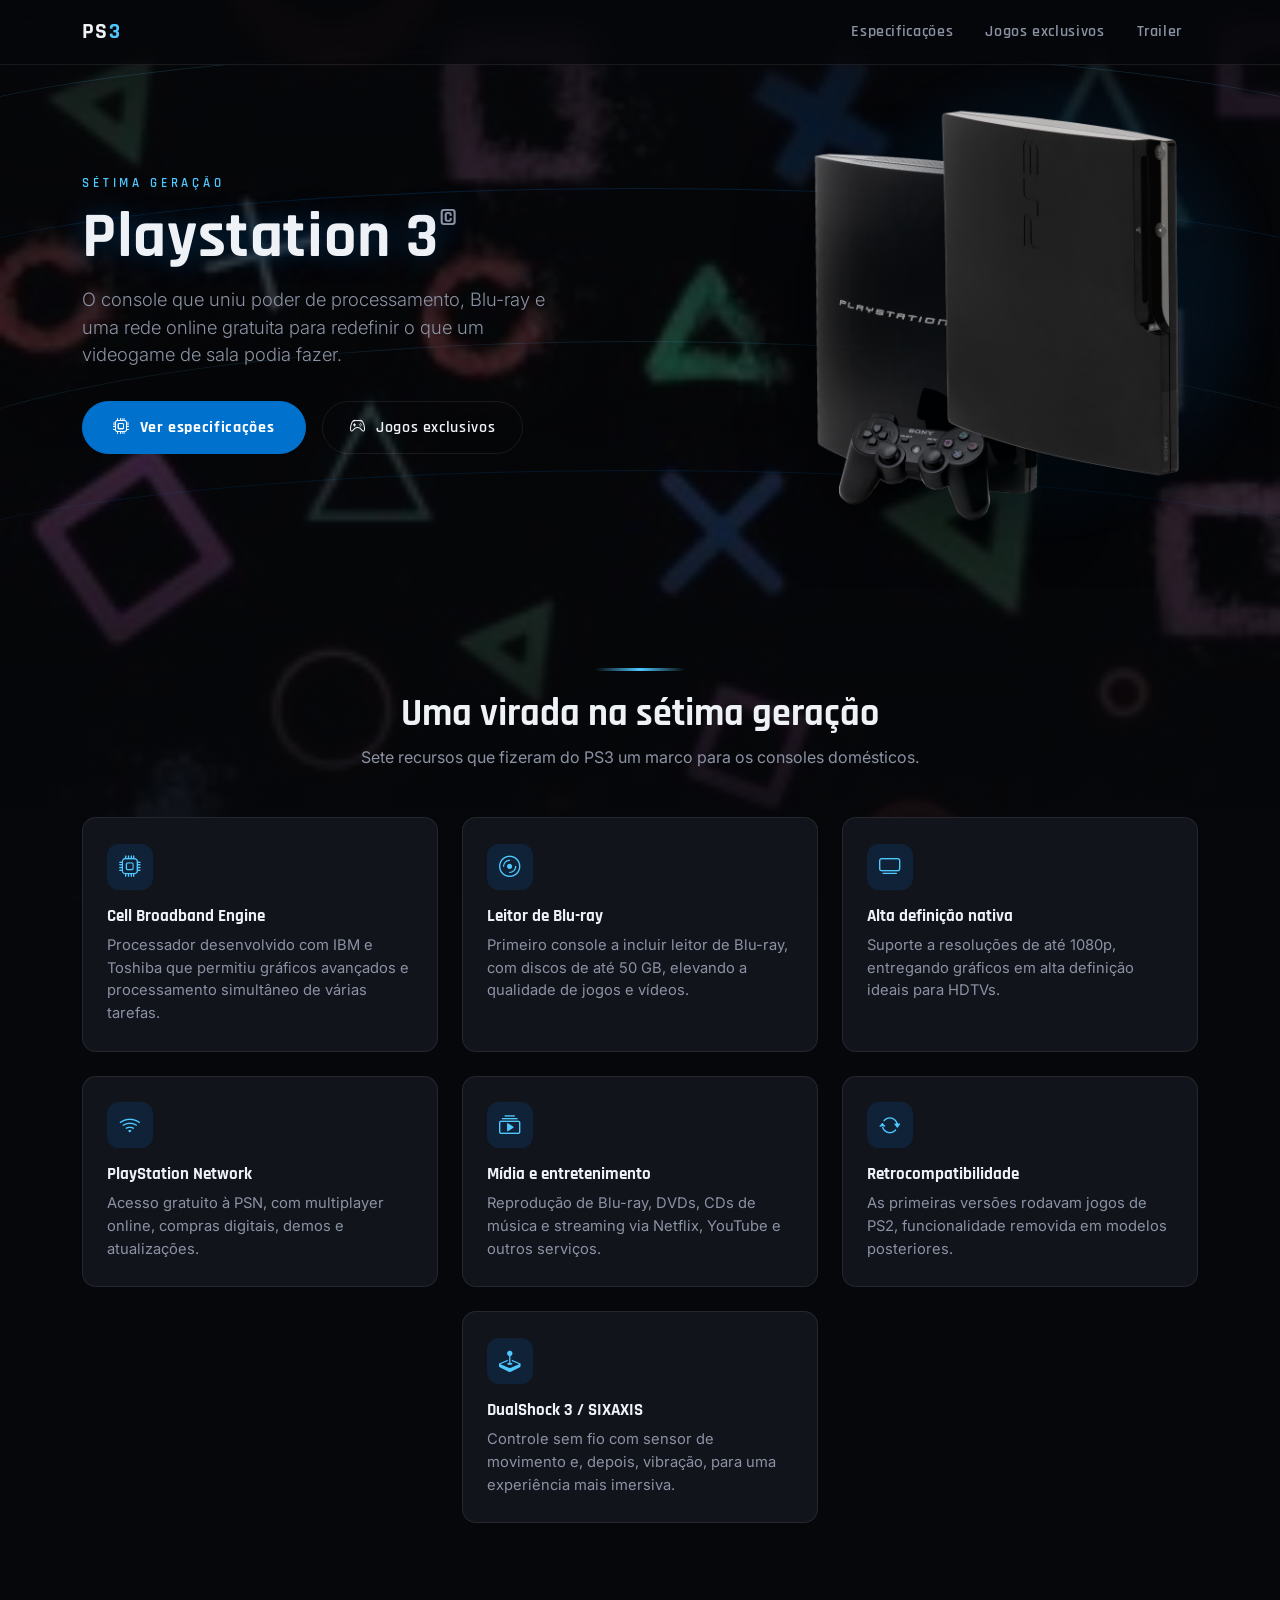
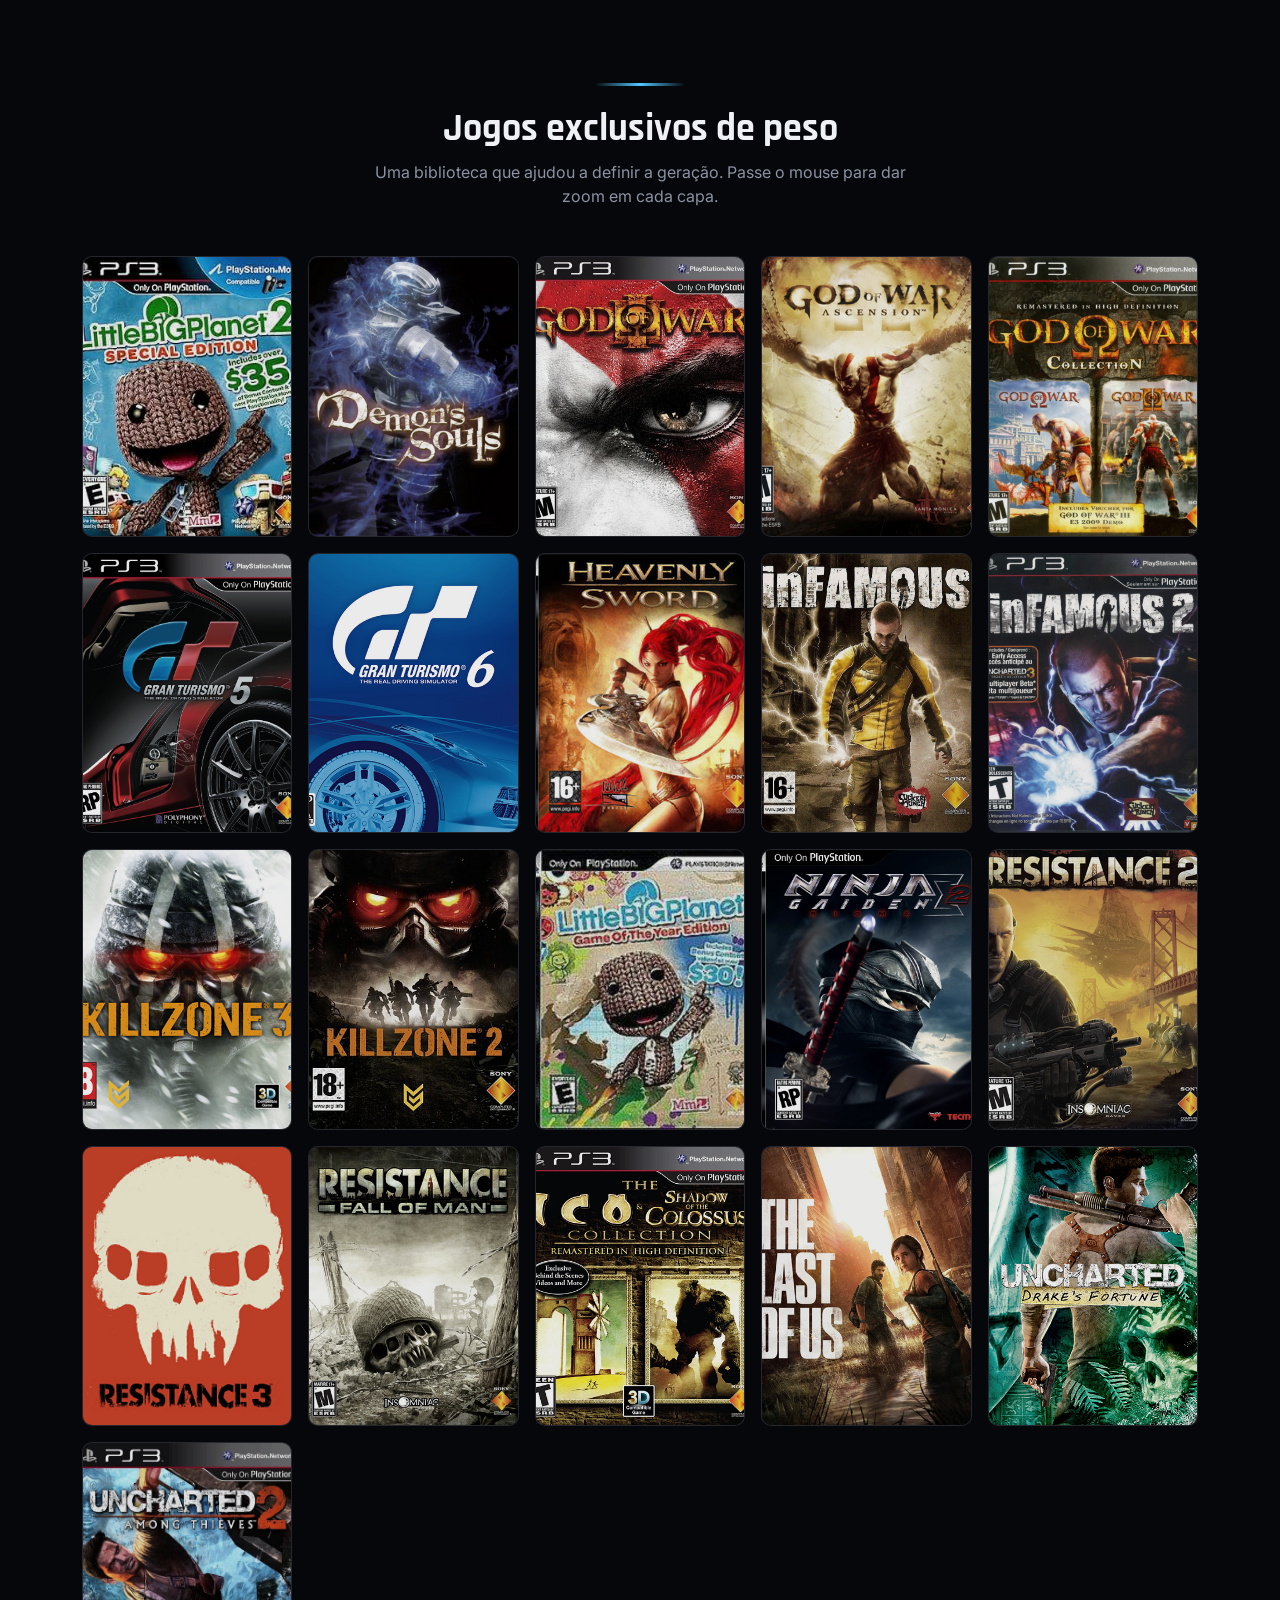
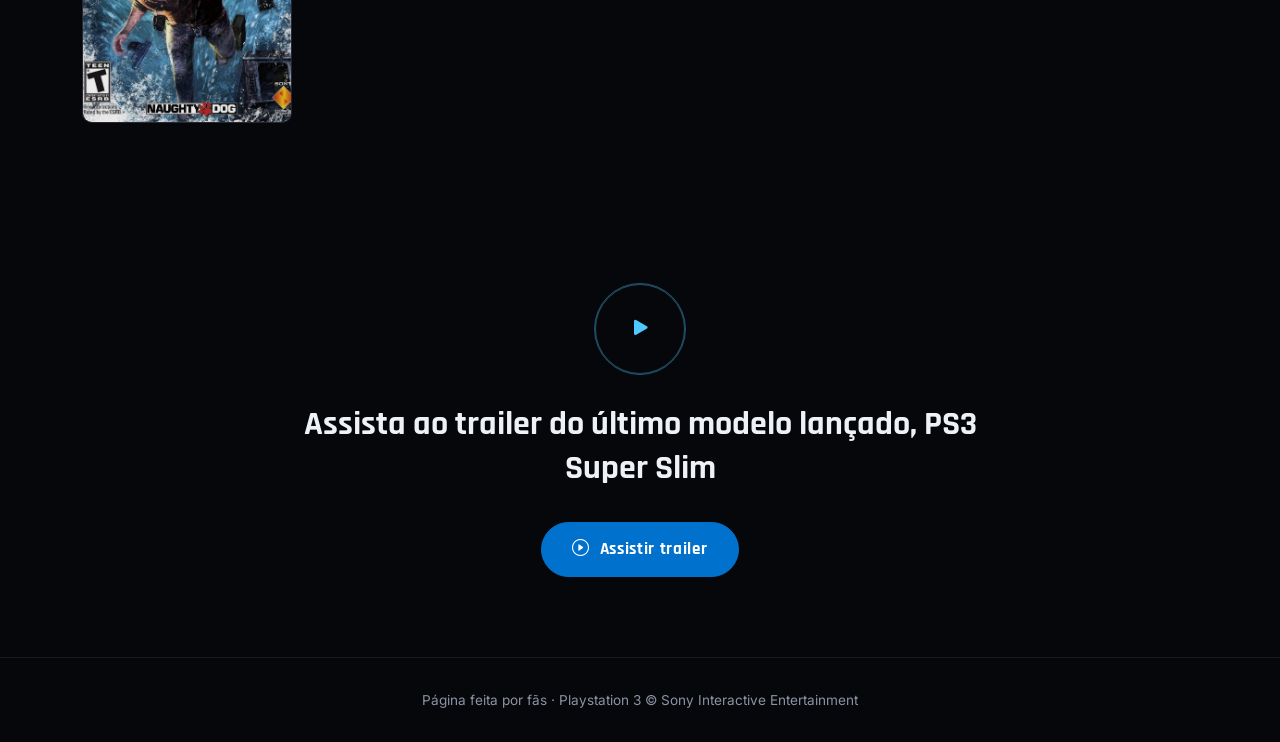
<file: index.html>
<!DOCTYPE html>
<html lang="pt-br">
<head>
    <meta charset="UTF-8">
    <meta name="viewport" content="width=device-width, initial-scale=1.0">
    <title>Playstation 3 &mdash; Uma virada na sétima geração</title>
    <meta name="description" content="Conheça o Playstation 3: Cell Broadband Engine, leitor de Blu-ray, PSN e os maiores jogos exclusivos do console.">

    <link rel="preconnect" href="https://fonts.googleapis.com">
    <link rel="preconnect" href="https://fonts.gstatic.com" crossorigin>
    <link href="https://fonts.googleapis.com/css2?family=Rajdhani:wght@500;600;700&family=Inter:wght@400;500;600&display=swap" rel="stylesheet">

    <link href="https://cdn.jsdelivr.net/npm/bootstrap@5.3.7/dist/css/bootstrap.min.css" rel="stylesheet">
    <link href="https://cdn.jsdelivr.net/npm/bootstrap-icons@1.11.3/font/bootstrap-icons.min.css" rel="stylesheet">

    <link rel="stylesheet" type="text/css" href="landing.css">
</head>
<body>

    <!-- Barra de navegação-->
    <nav class="navbar navbar-expand-lg navbar-dark fixed-top ps-navbar">
        <div class="container">
            <a class="navbar-brand" href="#top">PS<span>3</span></a>
            <button class="navbar-toggler" type="button" data-bs-toggle="collapse" data-bs-target="#psNav" aria-controls="psNav" aria-expanded="false" aria-label="Abrir menu">
                <span class="navbar-toggler-icon"></span>
            </button>
            <div class="collapse navbar-collapse" id="psNav">
                <ul class="navbar-nav ms-auto">
                    <li class="nav-item"><a class="nav-link" href="#especificacoes">Especificações</a></li>
                    <li class="nav-item"><a class="nav-link" href="#exclusivos">Jogos exclusivos</a></li>
                    <li class="nav-item"><a class="nav-link" href="#trailer">Trailer</a></li>
                </ul>
            </div>
        </div>
    </nav>

    <div id="top"></div>

    <!-- ===== HERO ===== -->
    <header class="ps-hero">
        <div class="ps-wave-field" aria-hidden="true">
            <div class="ps-wave w1"></div>
            <div class="ps-wave w2"></div>
            <div class="ps-wave w3"></div>
            <div class="ps-wave w4"></div>
        </div>
        <div class="ps-hero-glow" aria-hidden="true"></div>

        <div class="container position-relative">
            <div class="row align-items-center gy-5">
                <div class="col-lg-6">
                    <p class="ps-eyebrow">Sétima geração</p>
                    <h1>Playstation 3<sup>&copy;</sup></h1>
                    <p class="lead">O console que uniu poder de processamento, Blu-ray e uma rede online gratuita para redefinir o que um videogame de sala podia fazer.</p>
                    <div class="d-flex flex-wrap gap-3 justify-content-lg-start justify-content-center">
                        <a href="#especificacoes" class="ps-btn-primary">
                            <i class="bi bi-cpu" aria-hidden="true"></i> Ver especificações
                        </a>
                        <a href="#exclusivos" class="ps-btn-ghost">
                            <i class="bi bi-controller" aria-hidden="true"></i> Jogos exclusivos
                        </a>
                    </div>
                </div>
                <div class="col-lg-6">
                    <div class="ps-hero-art">
                        <img class="play2" src="imagens/Ps3-fat-console.png" alt="Console Playstation 3 Fat">
                        <img class="play1" src="imagens/PS3-Slim-Console-Vert.png" alt="Console Playstation 3 Slim na vertical">
                    </div>
                </div>
            </div>
        </div>
    </header>

    <!-- especs do play 3 -->
    <section id="especificacoes" class="ps-section">
        <div class="container">
            <div class="ps-divider"></div>
            <h2 class="ps-section-title">Uma virada na sétima geração</h2>
            <p class="ps-section-sub">Sete recursos que fizeram do PS3 um marco para os consoles domésticos.</p>

            <div class="row g-4">
                <div class="col-md-6 col-lg-4">
                    <div class="ps-spec-card h-100">
                        <div class="ps-spec-icon"><i class="bi bi-cpu" aria-hidden="true"></i></div>
                        <h3>Cell Broadband Engine</h3>
                        <p>Processador desenvolvido com IBM e Toshiba que permitiu gráficos avançados e processamento simultâneo de várias tarefas.</p>
                    </div>
                </div>
                <div class="col-md-6 col-lg-4">
                    <div class="ps-spec-card h-100">
                        <div class="ps-spec-icon"><i class="bi bi-disc" aria-hidden="true"></i></div>
                        <h3>Leitor de Blu-ray</h3>
                        <p>Primeiro console a incluir leitor de Blu-ray, com discos de até 50&nbsp;GB, elevando a qualidade de jogos e vídeos.</p>
                    </div>
                </div>
                <div class="col-md-6 col-lg-4">
                    <div class="ps-spec-card h-100">
                        <div class="ps-spec-icon"><i class="bi bi-tv" aria-hidden="true"></i></div>
                        <h3>Alta definição nativa</h3>
                        <p>Suporte a resoluções de até 1080p, entregando gráficos em alta definição ideais para HDTVs.</p>
                    </div>
                </div>
                <div class="col-md-6 col-lg-4">
                    <div class="ps-spec-card h-100">
                        <div class="ps-spec-icon"><i class="bi bi-wifi" aria-hidden="true"></i></div>
                        <h3>PlayStation Network</h3>
                        <p>Acesso gratuito à PSN, com multiplayer online, compras digitais, demos e atualizações.</p>
                    </div>
                </div>
                <div class="col-md-6 col-lg-4">
                    <div class="ps-spec-card h-100">
                        <div class="ps-spec-icon"><i class="bi bi-collection-play" aria-hidden="true"></i></div>
                        <h3>Mídia e entretenimento</h3>
                        <p>Reprodução de Blu-ray, DVDs, CDs de música e streaming via Netflix, YouTube e outros serviços.</p>
                    </div>
                </div>
                <div class="col-md-6 col-lg-4">
                    <div class="ps-spec-card h-100">
                        <div class="ps-spec-icon"><i class="bi bi-arrow-repeat" aria-hidden="true"></i></div>
                        <h3>Retrocompatibilidade</h3>
                        <p>As primeiras versões rodavam jogos de PS2, funcionalidade removida em modelos posteriores.</p>
                    </div>
                </div>
                <div class="col-md-6 col-lg-4 mx-auto">
                    <div class="ps-spec-card h-100">
                        <div class="ps-spec-icon"><i class="bi bi-joystick" aria-hidden="true"></i></div>
                        <h3>DualShock 3 / SIXAXIS</h3>
                        <p>Controle sem fio com sensor de movimento e, depois, vibração, para uma experiência mais imersiva.</p>
                    </div>
                </div>
            </div>
        </div>
    </section>

    <!-- Galeria dos jogos -->
    <section id="exclusivos" class="ps-section">
        <div class="container">
            <div class="ps-divider"></div>
            <h2 class="ps-section-title">Jogos exclusivos de peso</h2>
            <p class="ps-section-sub">Uma biblioteca que ajudou a definir a geração. Passe o mouse para dar zoom em cada capa.</p>

            <div class="row row-cols-2 row-cols-sm-3 row-cols-md-4 row-cols-lg-5 row-cols-xl-7 g-3">
                <div class="col"><div class="ps-gallery-item"><img src="imagens/foto1.jpg" alt="Capa de jogo exclusivo do PS3 &mdash; 1"></div></div>
                <div class="col"><div class="ps-gallery-item"><img src="imagens/foto2.jpg" alt="Capa de jogo exclusivo do PS3 &mdash; 2"></div></div>
                <div class="col"><div class="ps-gallery-item"><img src="imagens/foto3.jpg" alt="Capa de jogo exclusivo do PS3 &mdash; 3"></div></div>
                <div class="col"><div class="ps-gallery-item"><img src="imagens/foto4.png" alt="Capa de jogo exclusivo do PS3 &mdash; 4"></div></div>
                <div class="col"><div class="ps-gallery-item"><img src="imagens/foto5.jpg" alt="Capa de jogo exclusivo do PS3 &mdash; 5"></div></div>
                <div class="col"><div class="ps-gallery-item"><img src="imagens/foto6.jpg" alt="Capa de jogo exclusivo do PS3 &mdash; 6"></div></div>
                <div class="col"><div class="ps-gallery-item"><img src="imagens/foto7.jpg" alt="Capa de jogo exclusivo do PS3 &mdash; 7"></div></div>
                <div class="col"><div class="ps-gallery-item"><img src="imagens/foto8.jpg" alt="Capa de jogo exclusivo do PS3 &mdash; 8"></div></div>
                <div class="col"><div class="ps-gallery-item"><img src="imagens/foto9.jpg" alt="Capa de jogo exclusivo do PS3 &mdash; 9"></div></div>
                <div class="col"><div class="ps-gallery-item"><img src="imagens/foto10.jpg" alt="Capa de jogo exclusivo do PS3 &mdash; 10"></div></div>
                <div class="col"><div class="ps-gallery-item"><img src="imagens/foto11.png" alt="Capa de jogo exclusivo do PS3 &mdash; 11"></div></div>
                <div class="col"><div class="ps-gallery-item"><img src="imagens/foto12.png" alt="Capa de jogo exclusivo do PS3 &mdash; 12"></div></div>
                <div class="col"><div class="ps-gallery-item"><img src="imagens/foto13.jpg" alt="Capa de jogo exclusivo do PS3 &mdash; 13"></div></div>
                <div class="col"><div class="ps-gallery-item"><img src="imagens/foto14.jpg" alt="Capa de jogo exclusivo do PS3 &mdash; 14"></div></div>
                <div class="col"><div class="ps-gallery-item"><img src="imagens/foto15.png" alt="Capa de jogo exclusivo do PS3 &mdash; 15"></div></div>
                <div class="col"><div class="ps-gallery-item"><img src="imagens/foto16.png" alt="Capa de jogo exclusivo do PS3 &mdash; 16"></div></div>
                <div class="col"><div class="ps-gallery-item"><img src="imagens/foto17.png" alt="Capa de jogo exclusivo do PS3 &mdash; 17"></div></div>
                <div class="col"><div class="ps-gallery-item"><img src="imagens/foto18.jpg" alt="Capa de jogo exclusivo do PS3 &mdash; 18"></div></div>
                <div class="col"><div class="ps-gallery-item"><img src="imagens/foto19.png" alt="Capa de jogo exclusivo do PS3 &mdash; 19"></div></div>
                <div class="col"><div class="ps-gallery-item"><img src="imagens/foto20.png" alt="Capa de jogo exclusivo do PS3 &mdash; 20"></div></div>
                <div class="col"><div class="ps-gallery-item"><img src="imagens/foto21.jpg" alt="Capa de jogo exclusivo do PS3 &mdash; 21"></div></div>
            </div>
        </div>
    </section>

    <!-- último trailer o PS3-->
    <section id="trailer" class="ps-section ps-trailer">
        <div class="container">
            <div class="ps-trailer-ring">
                <i class="bi bi-play-fill" aria-hidden="true"></i>
            </div>
            <h2>Assista ao trailer do último modelo lançado, PS3 Super Slim</h2>
            <a href="Trailer.html" target="_blank" rel="noopener" class="ps-btn-primary">
                <i class="bi bi-play-circle" aria-hidden="true"></i> Assistir trailer
            </a>
        </div>
    </section>

    <footer class="ps-footer">
        <div class="container">
            Página feita por fãs &middot; Playstation 3 &copy; Sony Interactive Entertainment
        </div>
    </footer>

    <script src="https://cdn.jsdelivr.net/npm/bootstrap@5.3.7/dist/js/bootstrap.bundle.min.js"></script>
</body>
</html>
</file>
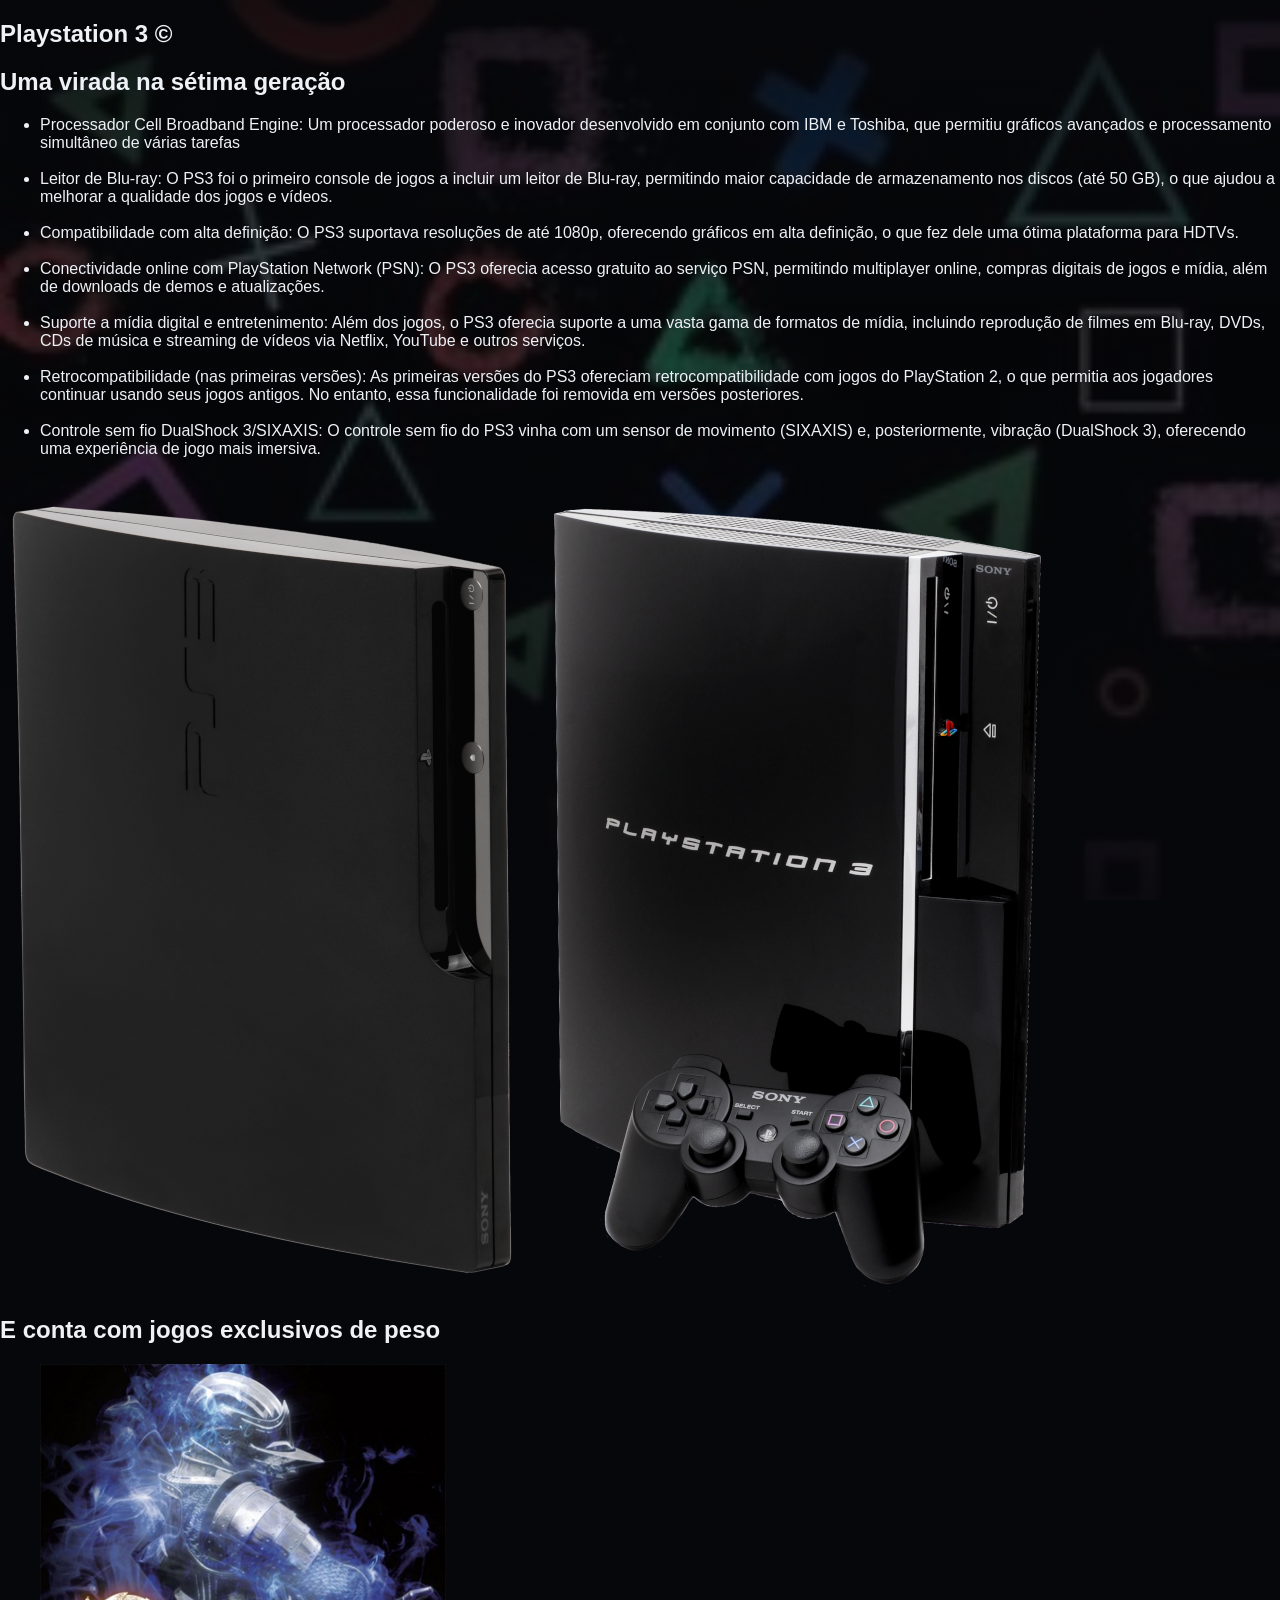
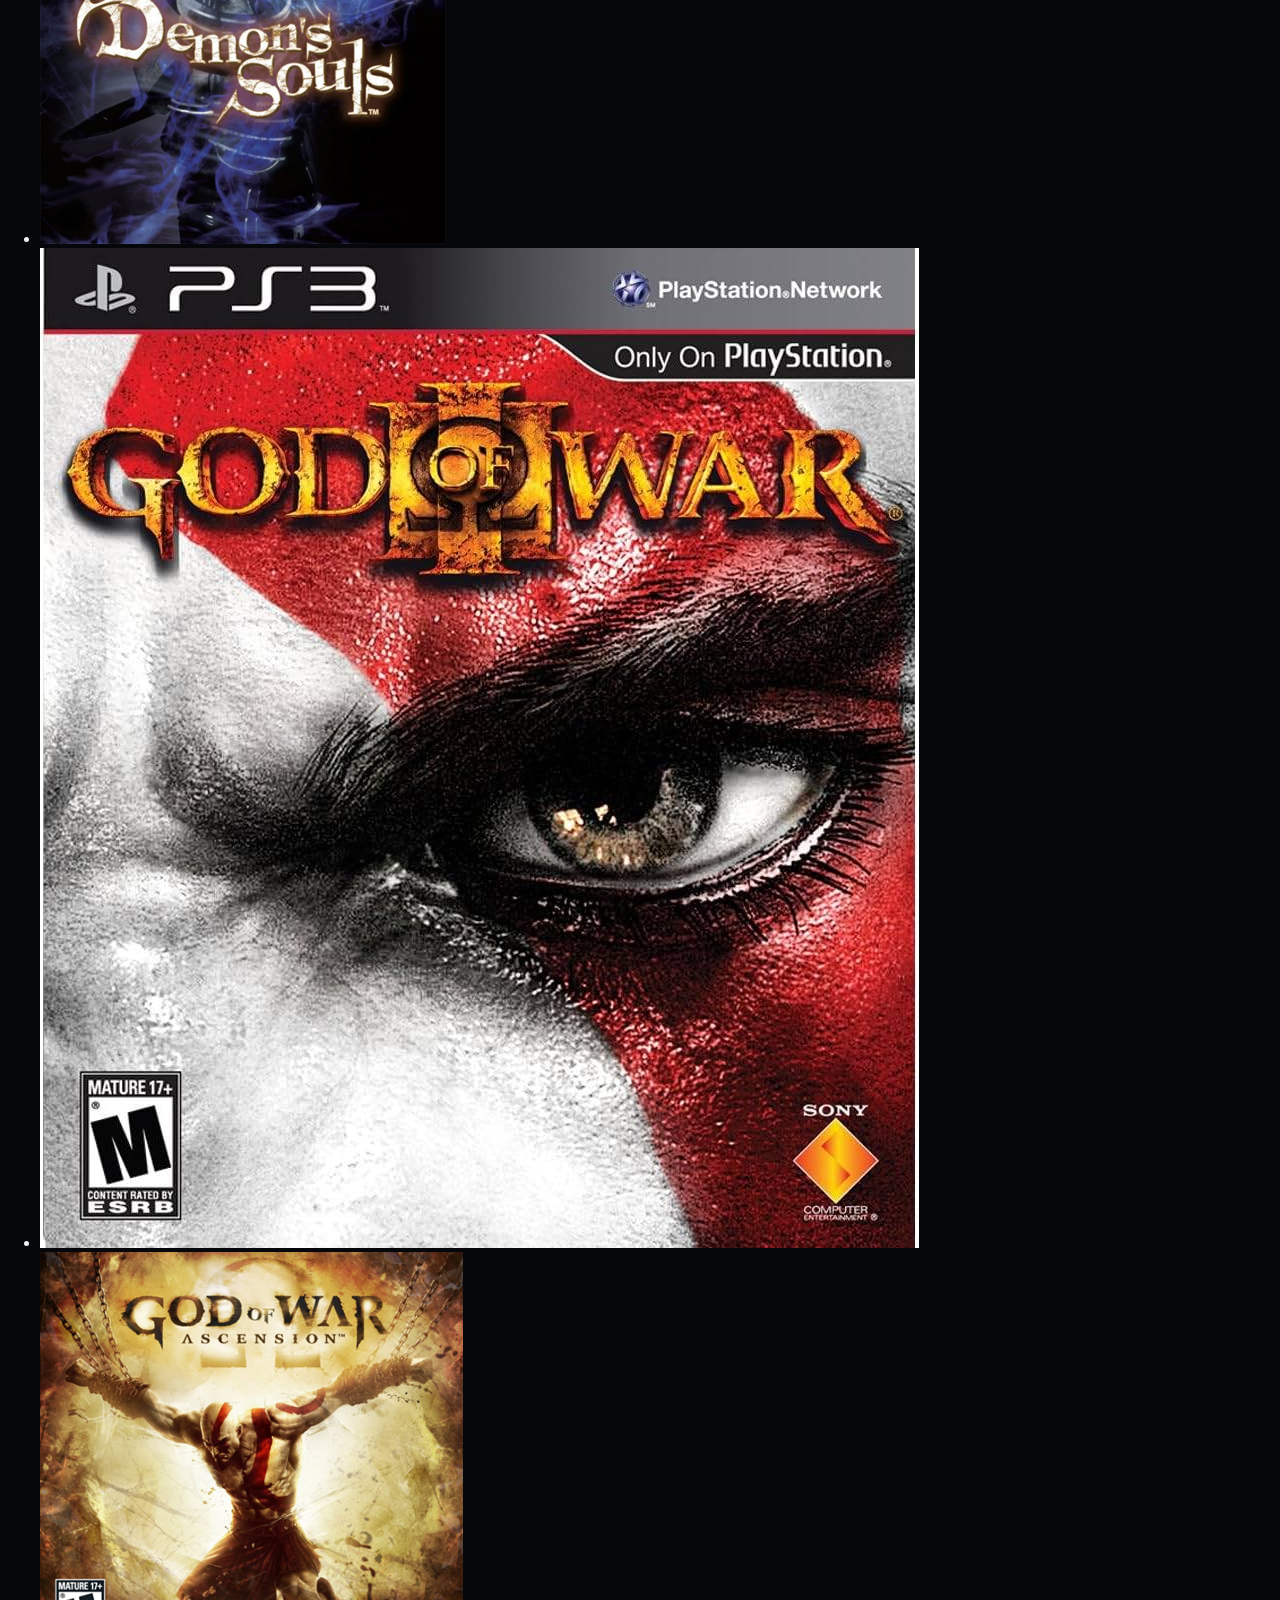
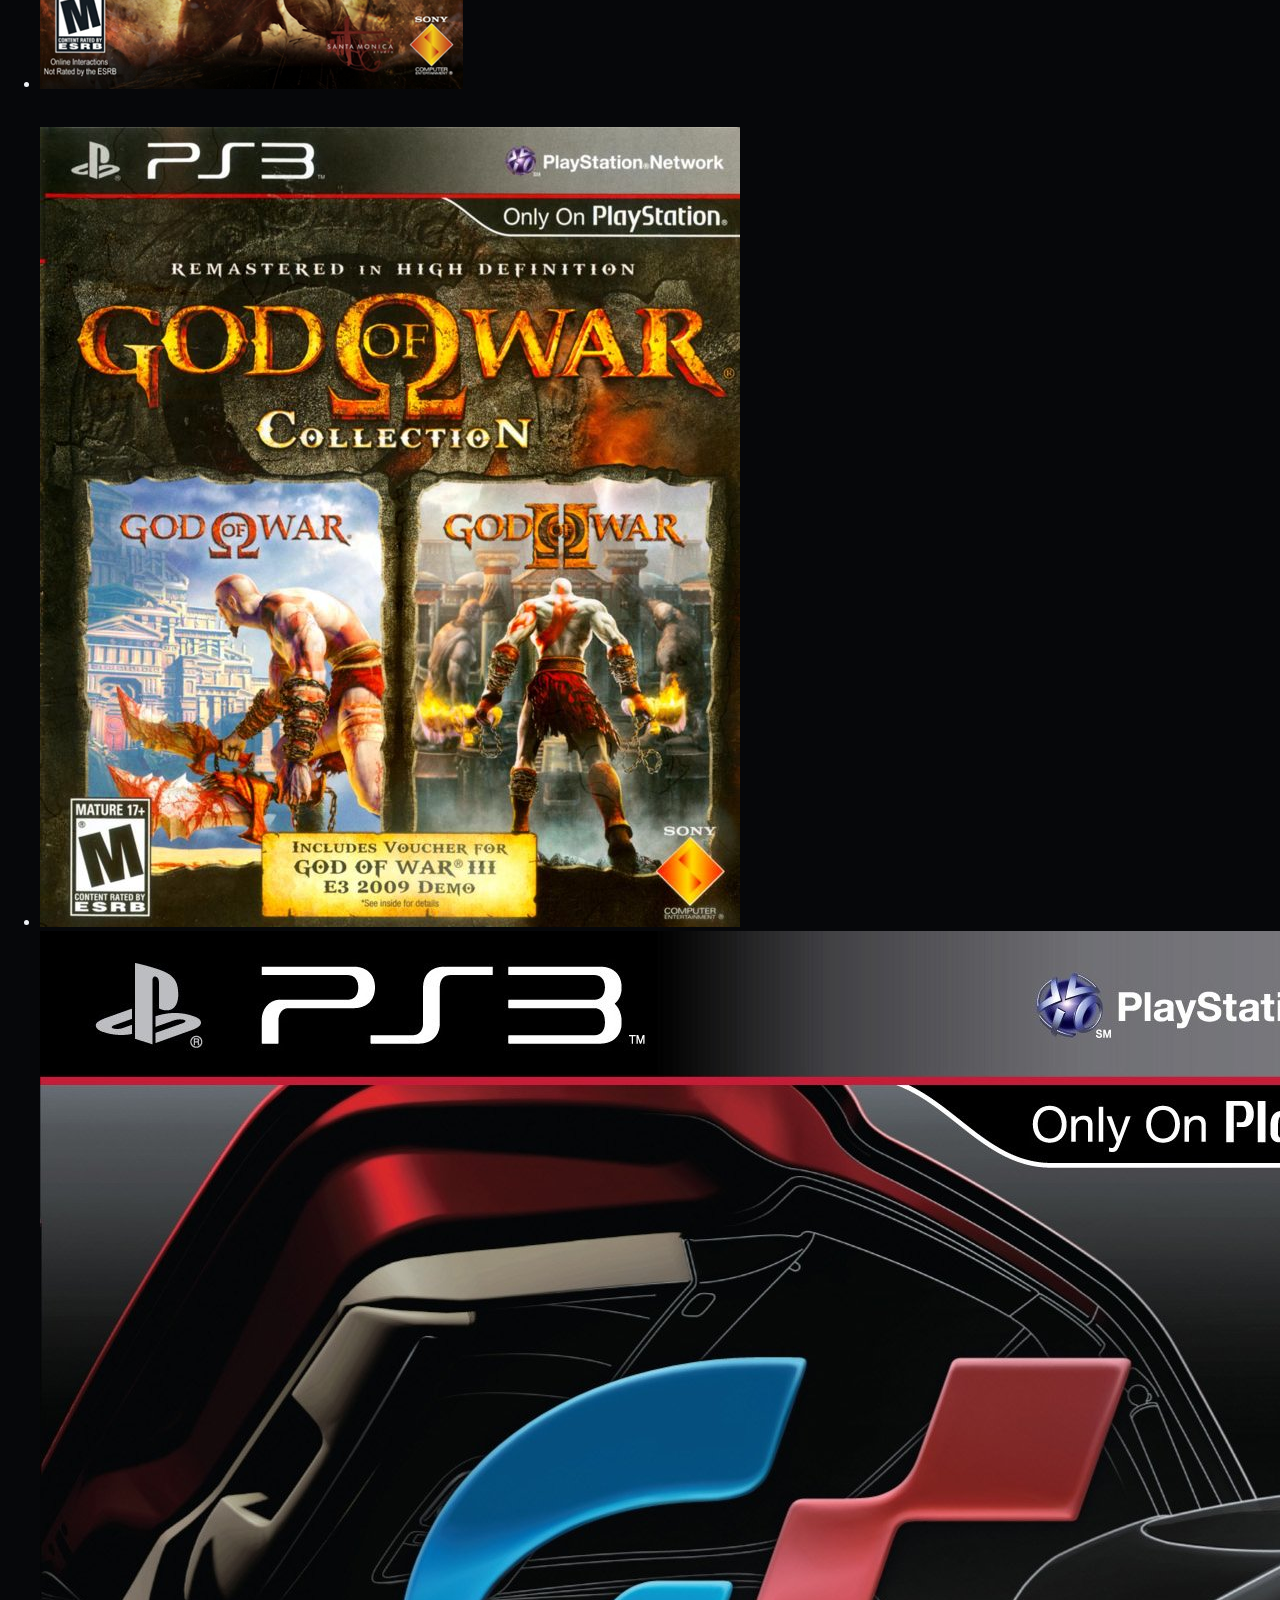
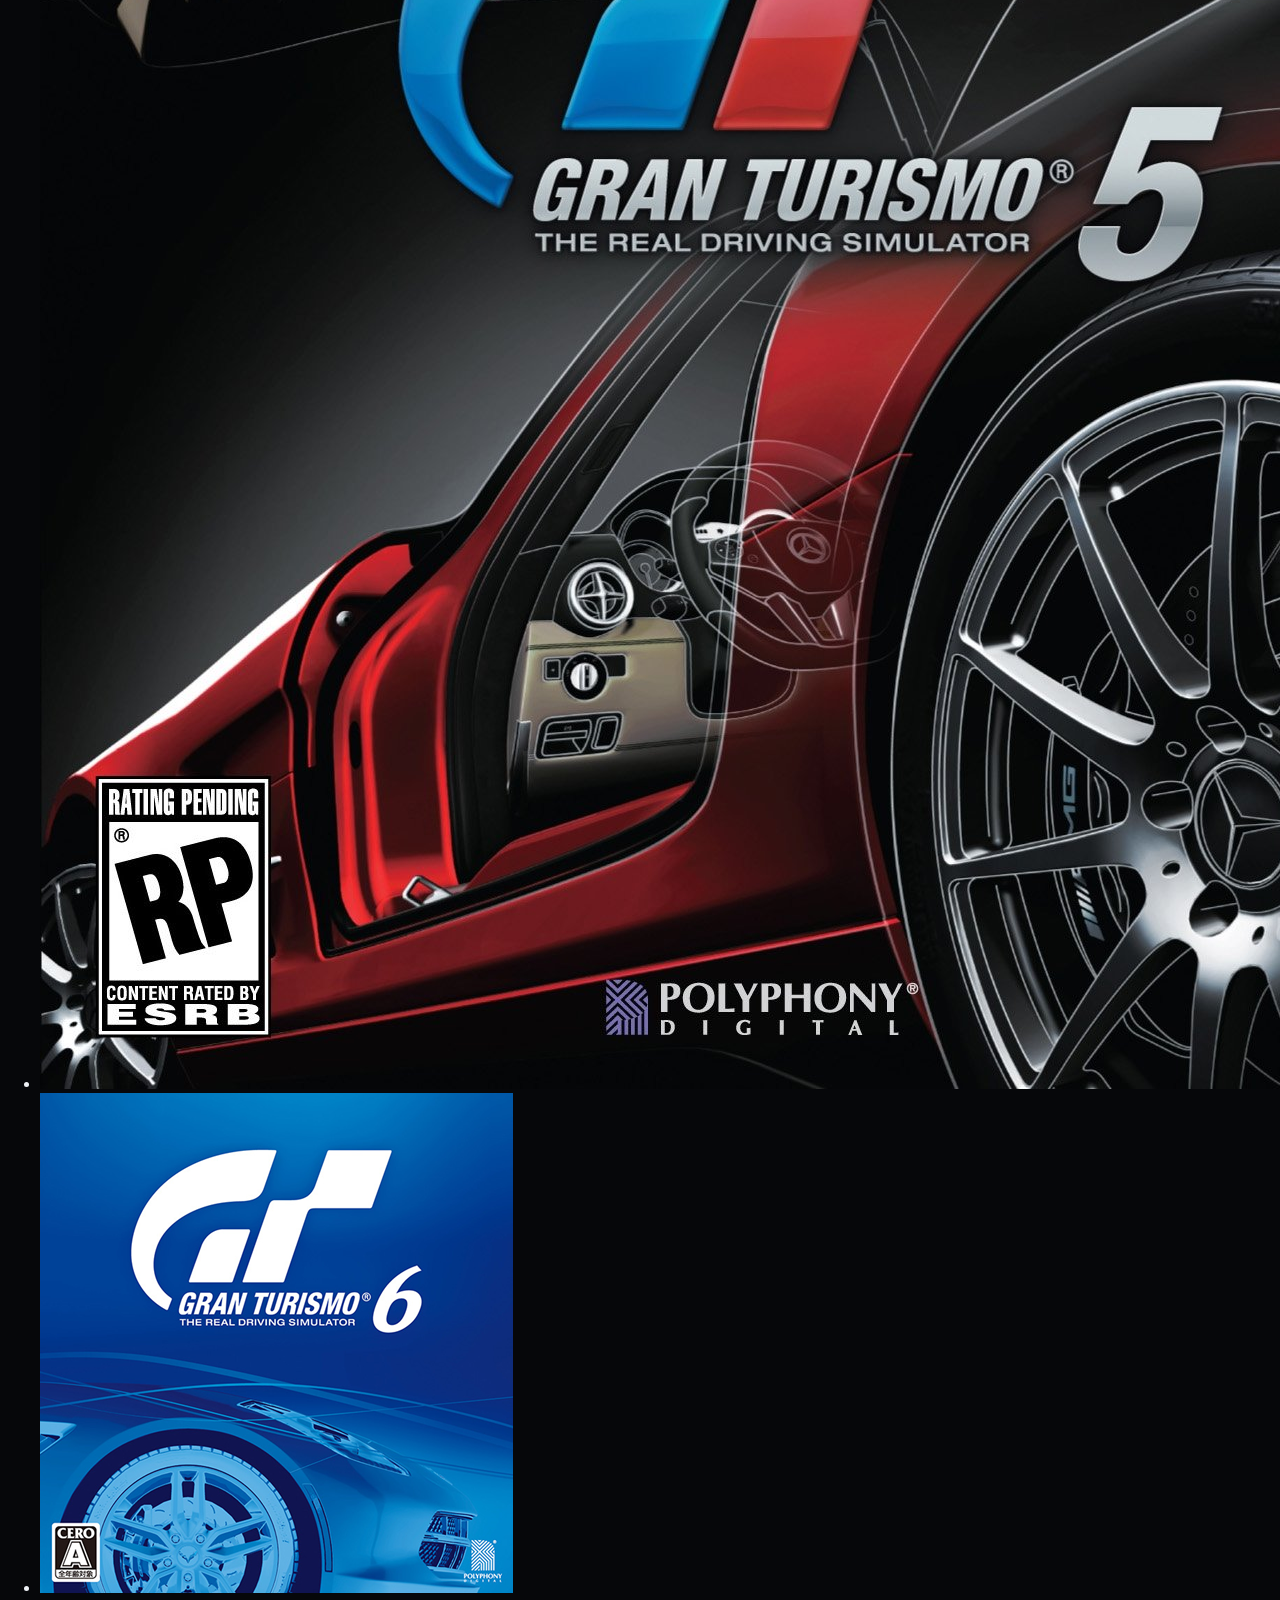
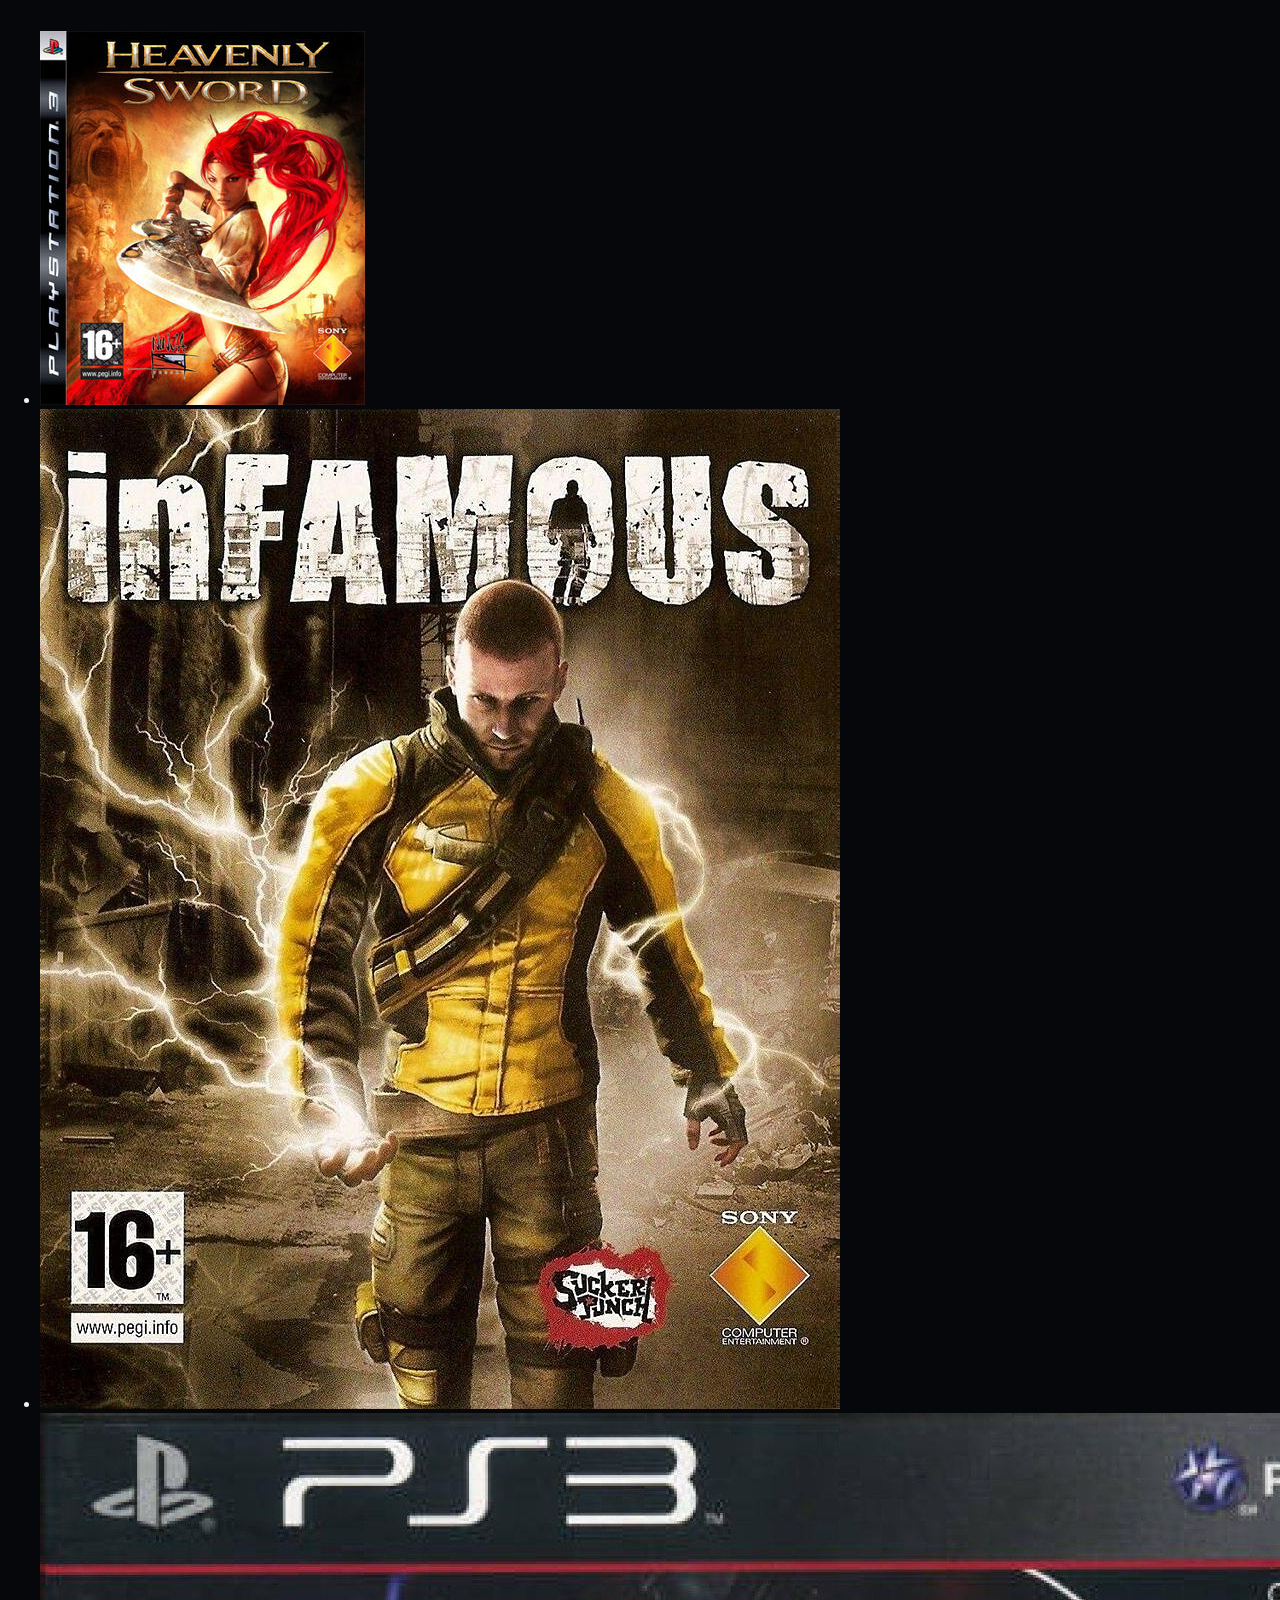
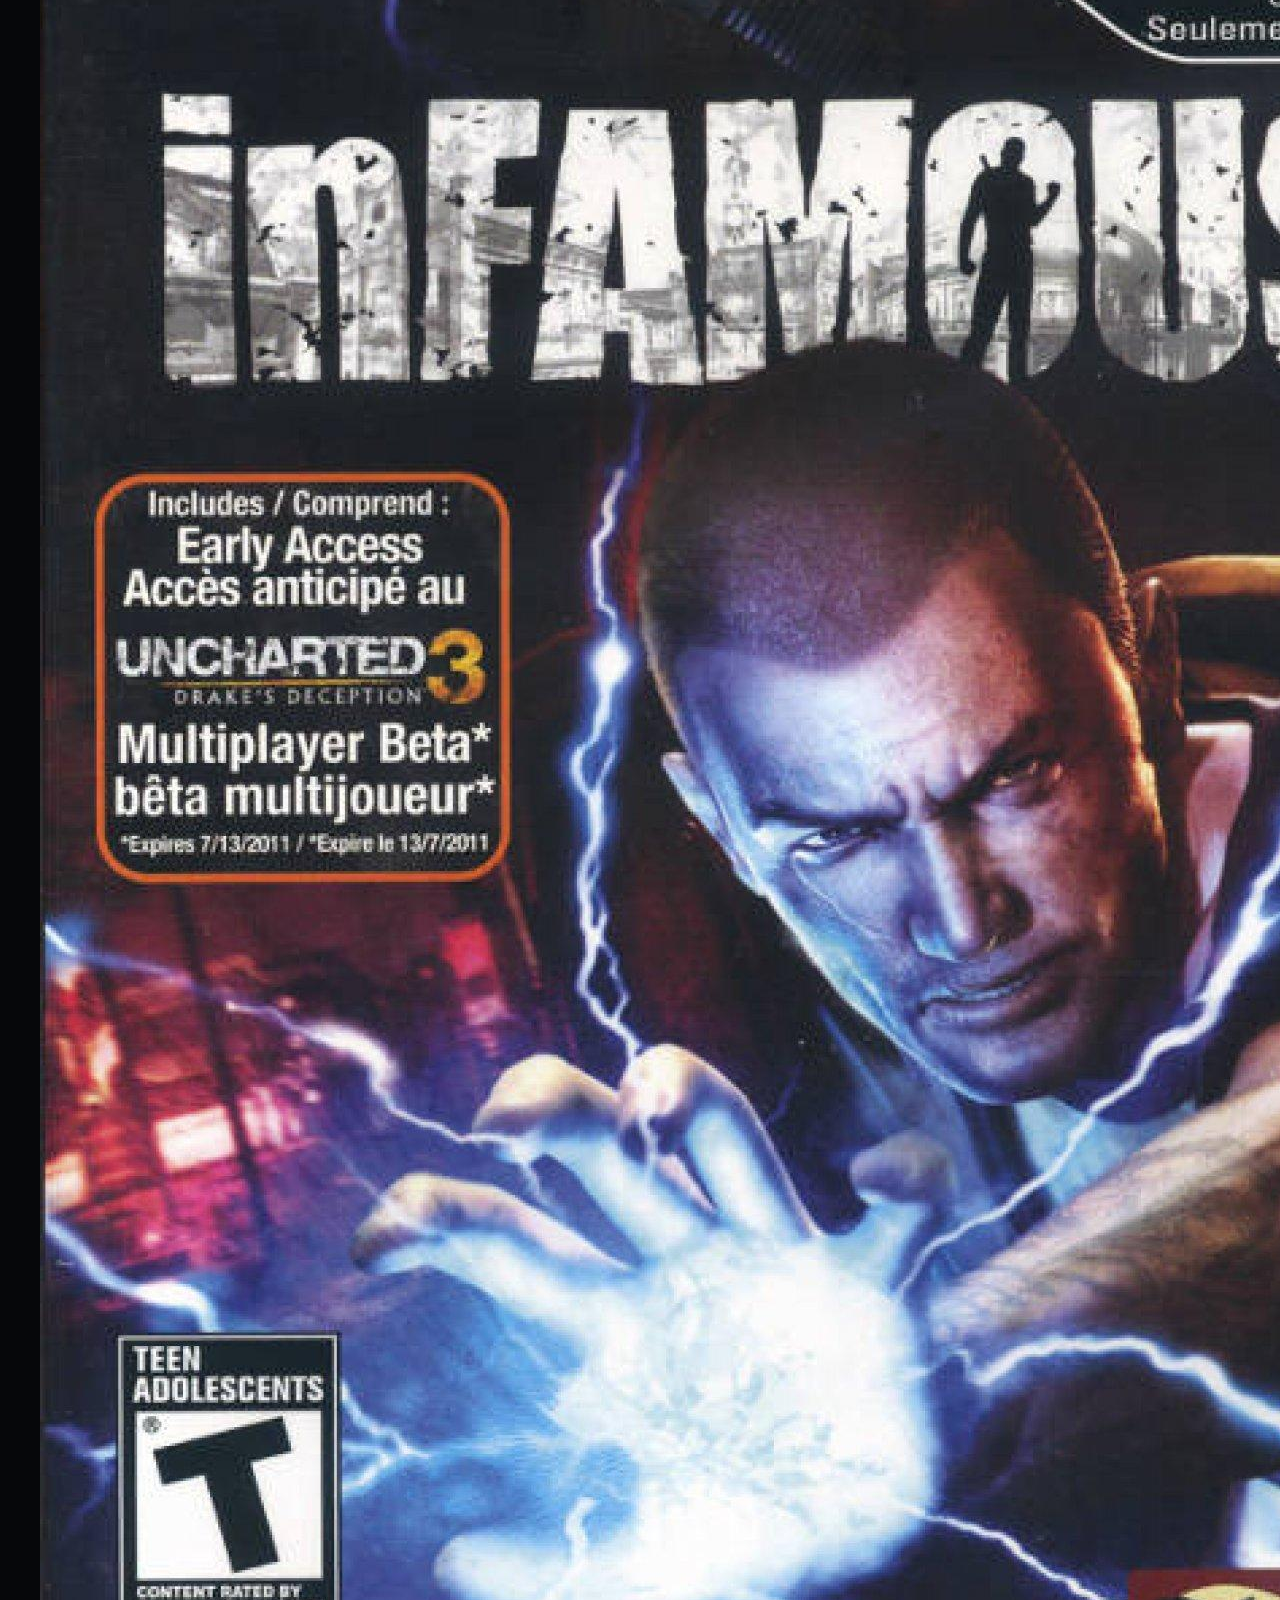
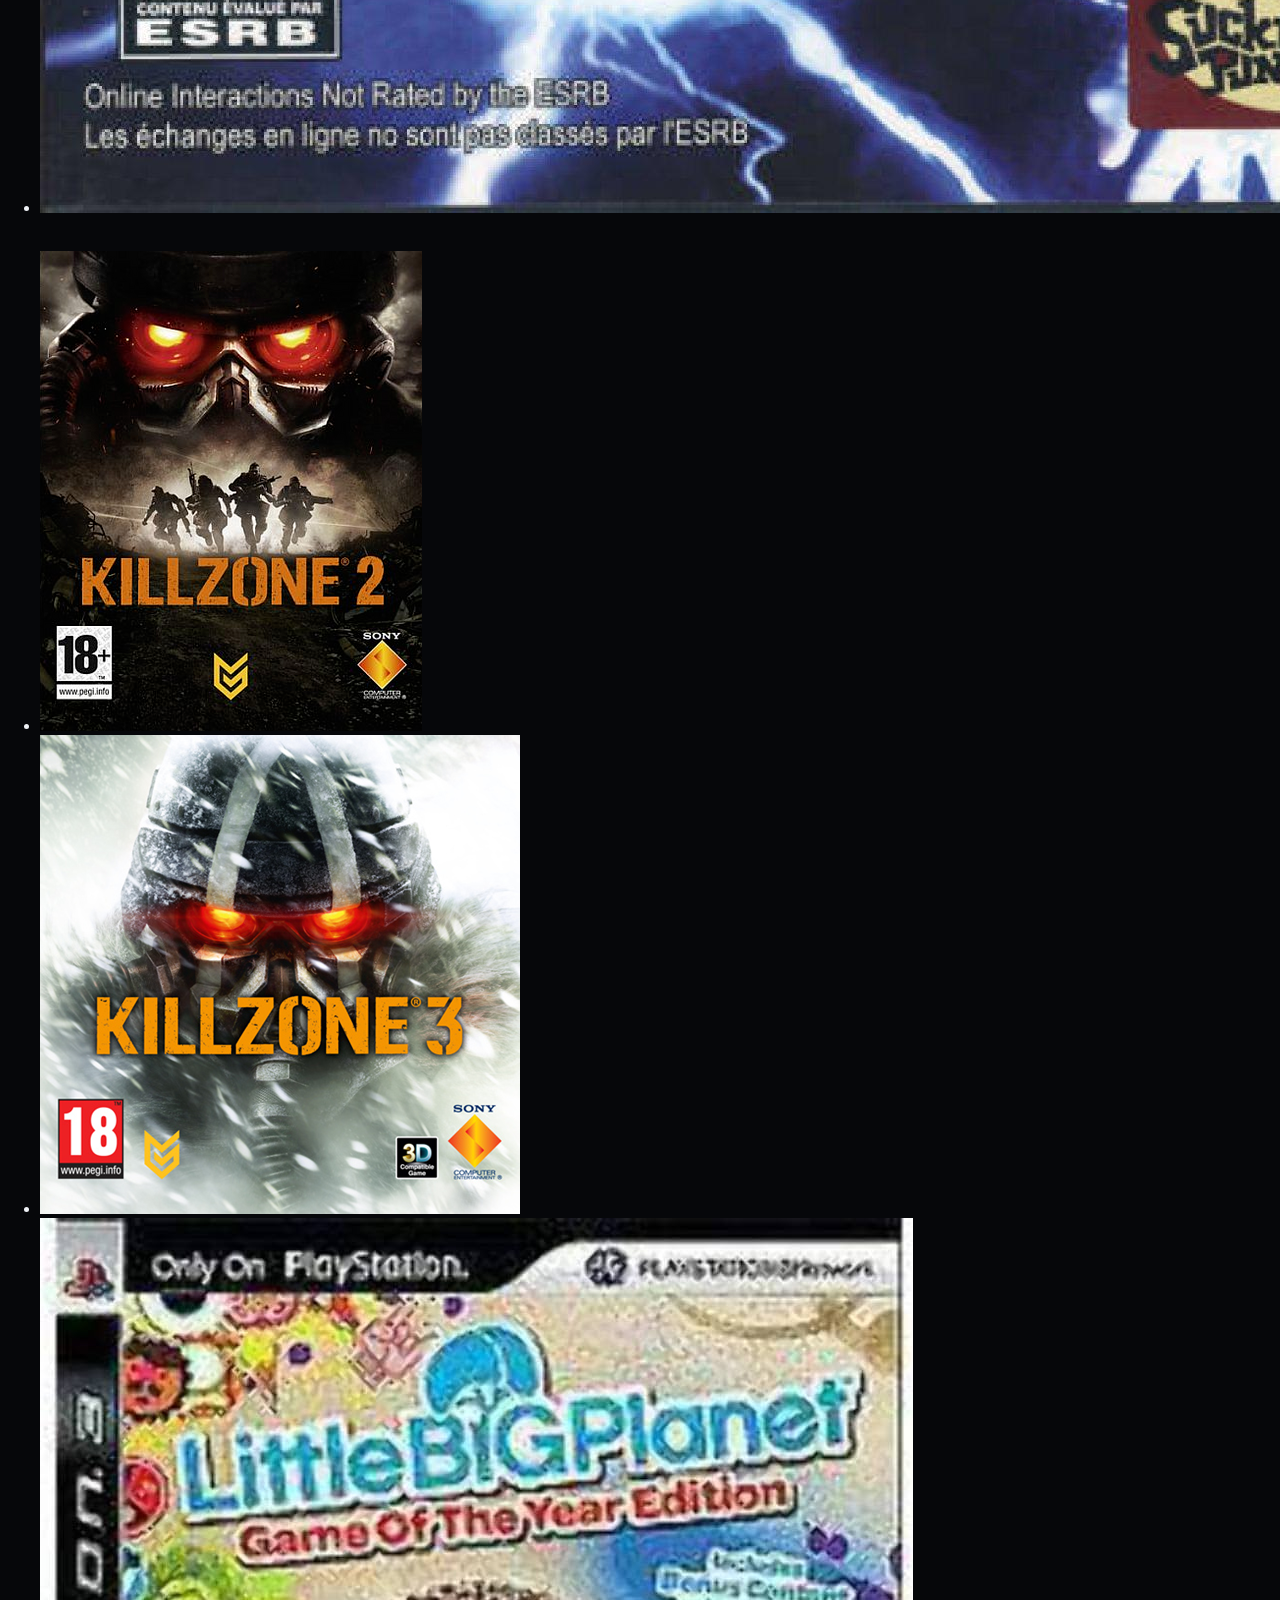
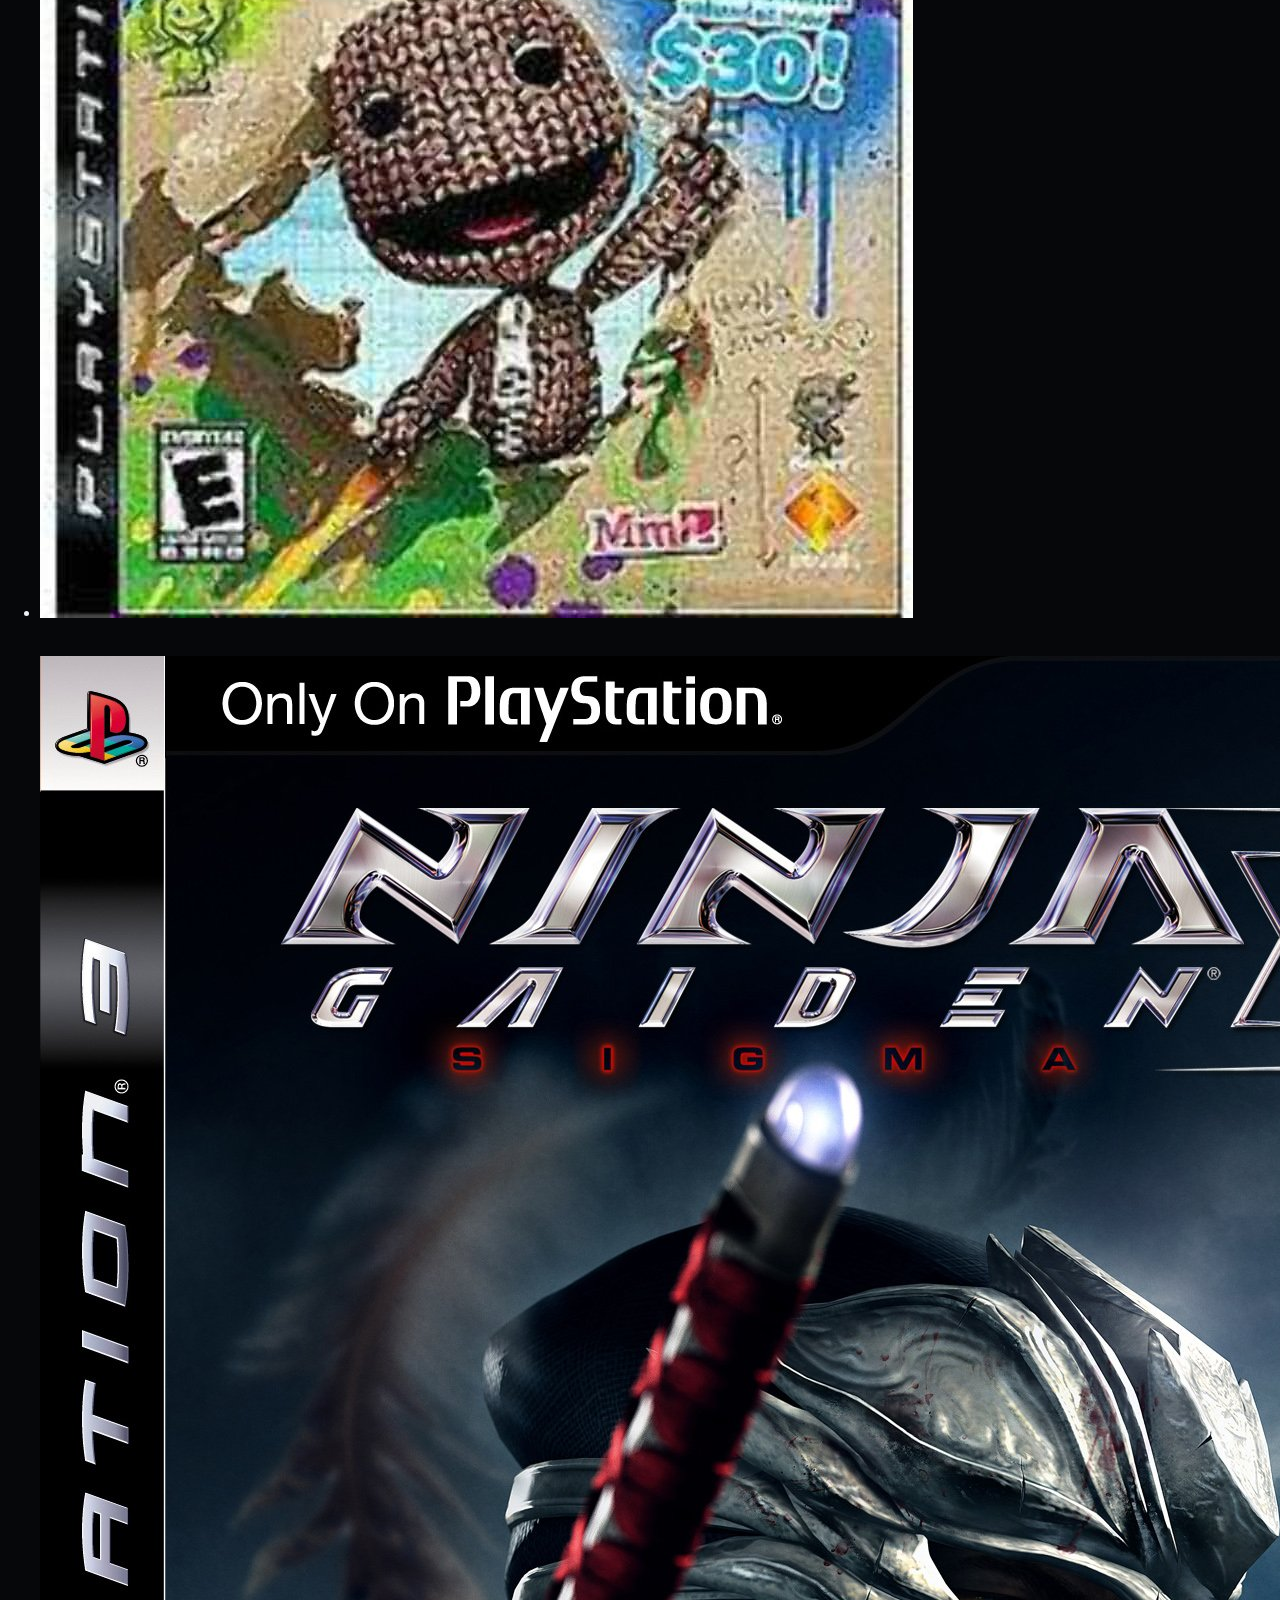
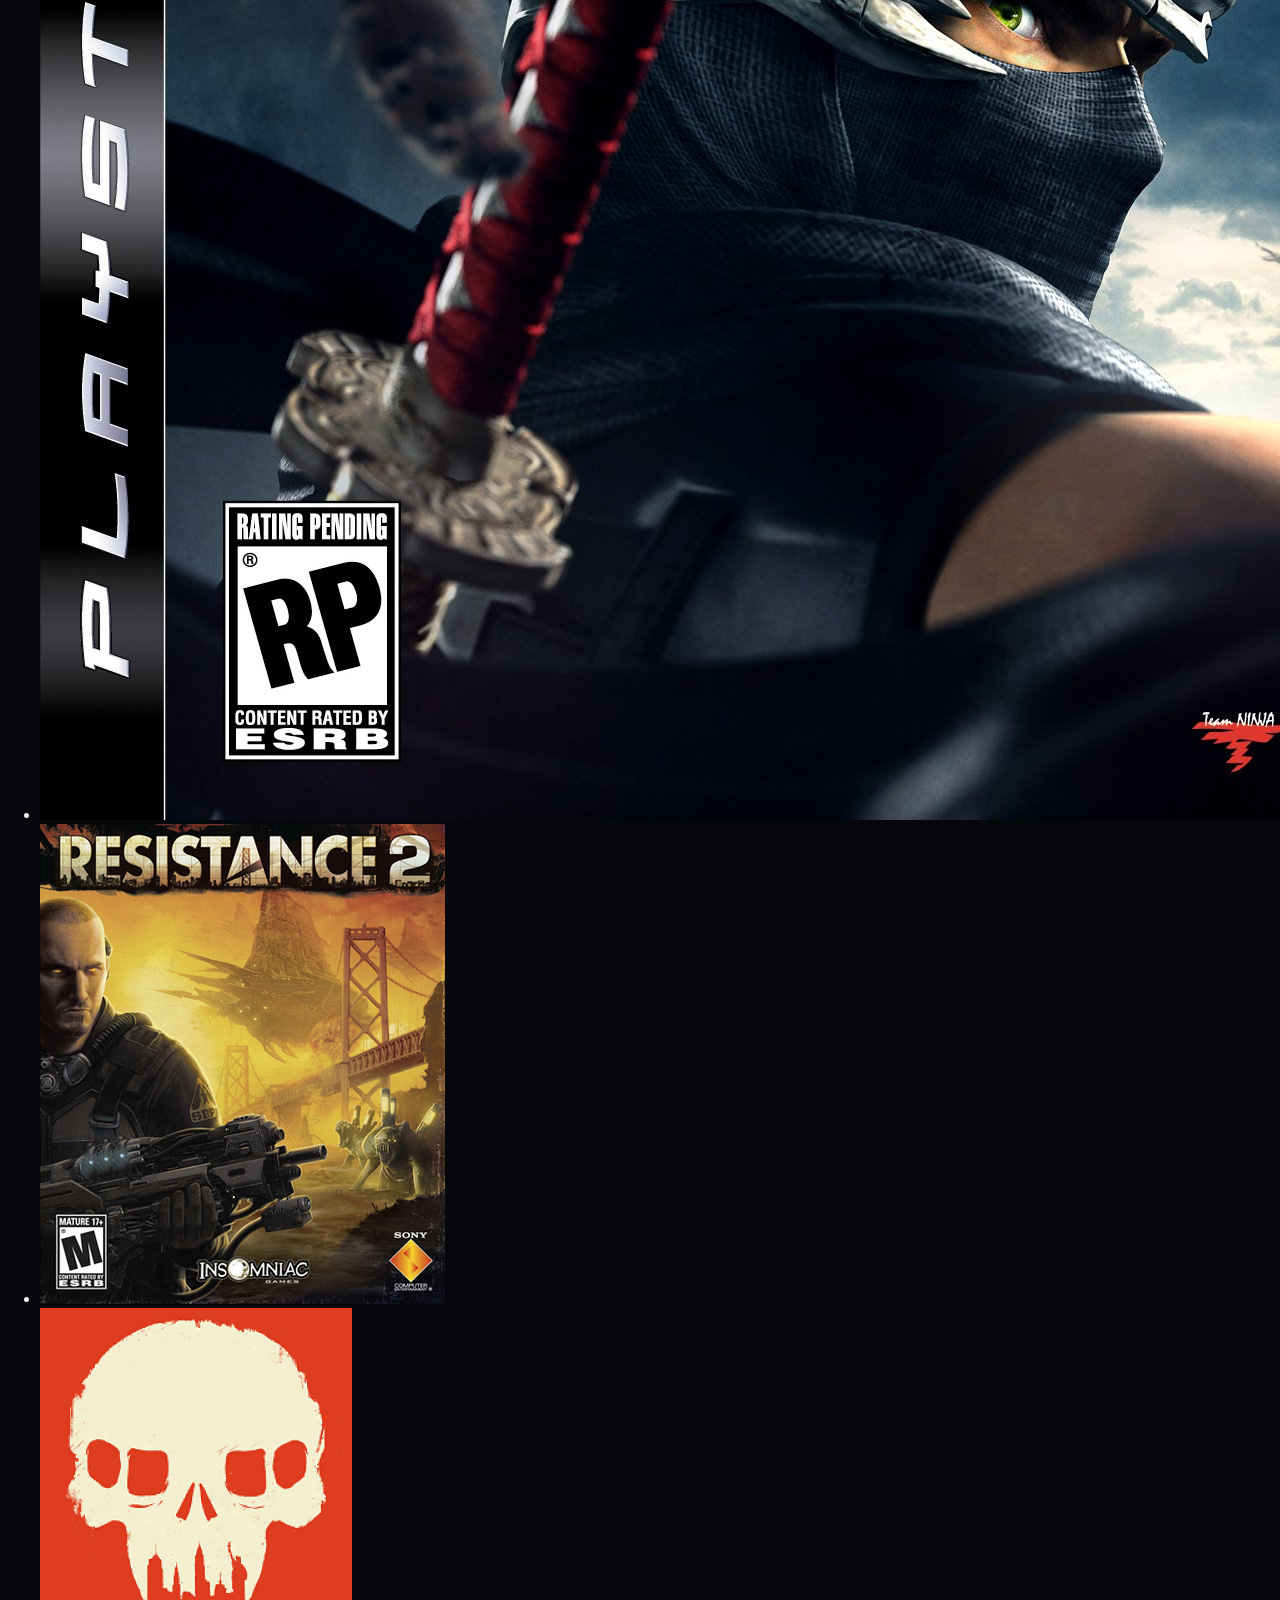
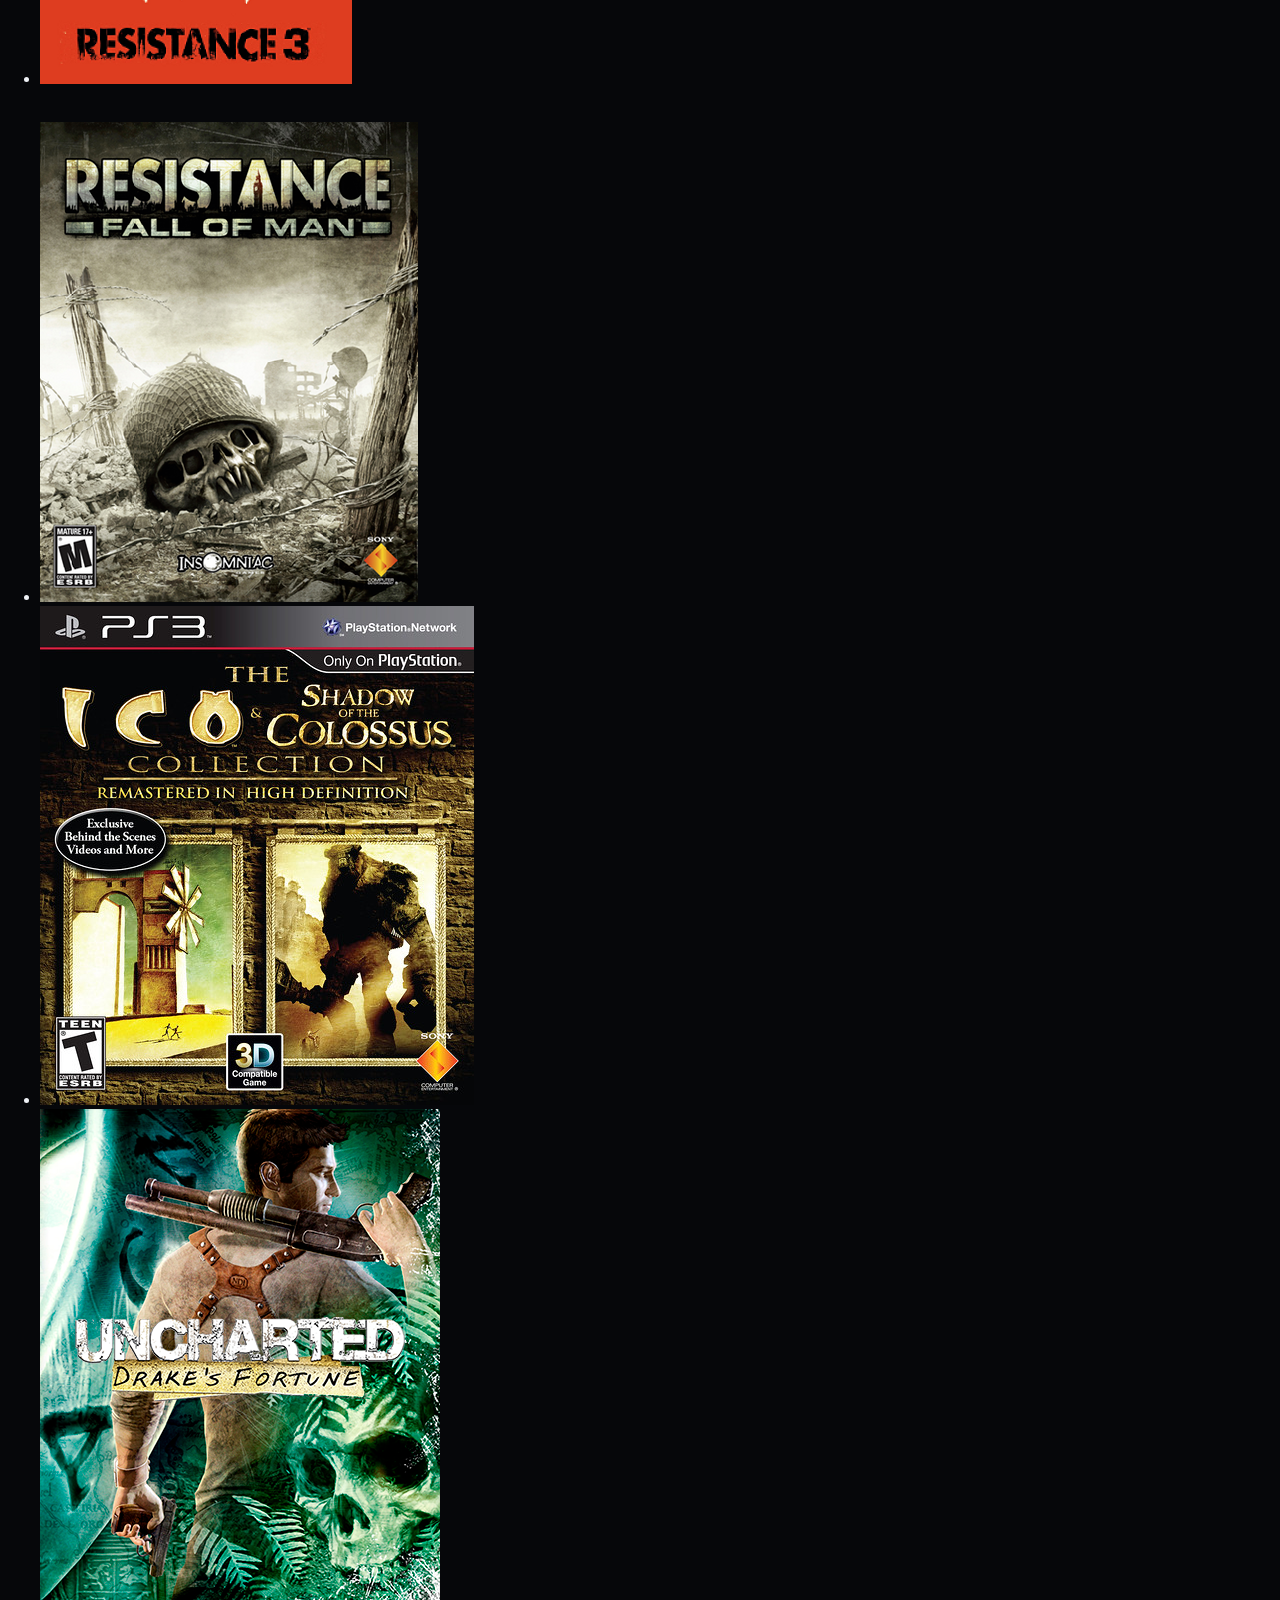
<file: landing.html>
<!DOCTYPE html>
<html lang="pt-br">
<head>
        <meta charset="UTF-8">
        <meta name="viewport" content="width=device-width, initial-scale=1.0">
        <title>Sony Playstation</title>
        <link rel="stylesheet" type="text/css" href="landing.css"/>
        <link type="text/javascript" href="landing.js">
</head>
<body>
      <div id="landing">  
        <section id="explainid">
                <h1 id="explain">Playstation 3 &copy;</h1>
                <h2 id="explain2">Uma virada na sétima geração</h2>
                <ul id="specs">
                        <li>Processador Cell Broadband Engine: Um processador poderoso e inovador desenvolvido em conjunto com IBM e Toshiba, que permitiu gráficos avançados e processamento simultâneo de várias tarefas</li><br>
                        <li>Leitor de Blu-ray: O PS3 foi o primeiro console de jogos a incluir um leitor de Blu-ray, permitindo maior capacidade de armazenamento nos discos (até 50 GB), o que ajudou a melhorar a qualidade dos jogos e vídeos.</li><br>
                        <li>Compatibilidade com alta definição: O PS3 suportava resoluções de até 1080p, oferecendo gráficos em alta definição, o que fez dele uma ótima plataforma para HDTVs.</li><br>
                        <li>Conectividade online com PlayStation Network (PSN): O PS3 oferecia acesso gratuito ao serviço PSN, permitindo multiplayer online, compras digitais de jogos e mídia, além de downloads de demos e atualizações.</li><br>
                        <li>Suporte a mídia digital e entretenimento: Além dos jogos, o PS3 oferecia suporte a uma vasta gama de formatos de mídia, incluindo reprodução de filmes em Blu-ray, DVDs, CDs de música e streaming de vídeos via Netflix, YouTube e outros serviços.</li><br>
                        <li>Retrocompatibilidade (nas primeiras versões): As primeiras versões do PS3 ofereciam retrocompatibilidade com jogos do PlayStation 2, o que permitia aos jogadores continuar usando seus jogos antigos. No entanto, essa funcionalidade foi removida em versões posteriores.</li><br>
                        <li>Controle sem fio DualShock 3/SIXAXIS: O controle sem fio do PS3 vinha com um sensor de movimento (SIXAXIS) e, posteriormente, vibração (DualShock 3), oferecendo uma experiência de jogo mais imersiva.</li><br>
                </ul>
        </section>
                <img id="play1" src="imagens/PS3-Slim-Console-Vert.png" alt="">
                <img id="play2" src="imagens/Ps3-fat-console.png">                
   <section id="exclu">
   <h1 id="peso">E conta com jogos exclusivos de peso</h1>
                <ul id="exclusivos">
        <li><img src="imagens/demonsouls.jpg" alt=""></li>
        <li><img src="imagens/god3.jpg" alt=""></li>
        <li><img src="imagens/gowascension.png" alt=""></li>
   </br>
   </ul>
   <ul id="exclusivos">
        <li><img src="imagens/gowcollection.jpg" alt=""></li>
        <li><img src="imagens/granturismo5.jpg" alt=""></li>
        <li><img src="imagens/granturismo6.jpg" alt=""></li><br>
        </ul>
        <ul id="exclusivos">
        <li><img src="imagens/Heavenly_Sword_Game_Cover.jpg" alt=""></li>
        <li><img src="imagens/infamous.jpg" alt=""></li>
        <li><img src="imagens/infamous-2-37993.jpg" alt=""></li><br>
</ul>
<ul id="exclusivos">
        <li><img src="imagens/killzone2.png" alt=""></li>
        <li><img src="imagens/Killzone_3_capa.png" alt=""></li>
        <li><img src="imagens/littlebigplanet.jpg" alt=""></li><br>
        </ul>
        <ul id="exclusivos">
        <li><img src="imagens/ninjagaidensigma.jpg" alt=""></li>
        <li><img src="imagens/Resistance_2_capa.png" alt=""></li>
        <li><img src="imagens/Resistance_3_capa.png" alt=""></li><br>
        </ul>
        <ul id="exclusivos">
        <li><img src="imagens/Resistance_Fall_of_Man_capa.png" alt=""></li>
        <li><img src="imagens/shadoweico.jpg" alt=""></li>
        <li><img src="imagens/uncharted1.png" alt=""></li><br>
        </ul>
        <ul id="exclusivos">
        <li><img src="imagens/thelastofus.png" alt=""></li>
        <li><img src="imagens/uncharted2.jpg" alt=""></li>
        <li><img src="imagens/uncharted3.jpg" alt=""></li><br>
   </ul>
</section>
<h1 id="trailer"><a href="Trailer.html" target="_blank">CLIQUE AQUI PARA ASSISTIR O TRAILER DO ÚLTIMO MODELO LANÇADO, PS3 SUPER SLIM</a></h1>
</div>
</body>
</html>
</file>
<file: landing.css>
@charset "UTF-8";

/* ============================================
   PLAYSTATION 3 — LANDING PAGE
   Paleta e tipografia inspiradas na XMB (Cross Media Bar)
   do PS3: preto profundo, azul PSN e reflexos sutis.
   ============================================ */

:root{
  --ps-bg:        #06070a;
  --ps-bg-soft:   #0b0d13;
  --ps-panel:     #12141c;
  --ps-panel-2:   #1a1d28;
  --ps-line:      rgba(255,255,255,0.08);

  --ps-blue:      #0072ce;
  --ps-blue-dark: #023a68;
  --ps-blue-glow: #4fc8ff;

  --ps-white:     #eef1f6;
  --ps-muted:     #8b92a3;

  --font-display: 'Rajdhani', sans-serif;
  --font-body:    'Inter', sans-serif;

  --radius: 14px;
  --ease: cubic-bezier(.22,.61,.36,1);
}

*{ box-sizing: border-box; }

html{ scroll-behavior: smooth; }

body{
  margin: 0;
  background-color: var(--ps-bg);
  background-image:
    linear-gradient(180deg, rgba(6,7,10,0.92) 0%, rgba(6,7,10,0.75) 40%, rgba(6,7,10,0.97) 100%),
    url("imagens/psbackexclu.jpg");
  background-size: cover;
  background-position: top center;
  background-attachment: fixed;
  color: var(--ps-white);
  font-family: var(--font-body);
  overflow-x: hidden;
}

@media (prefers-reduced-motion: reduce){
  *{ animation-duration: 0.001ms !important; animation-iteration-count: 1 !important; transition-duration: 0.001ms !important; scroll-behavior: auto !important; }
}

a{ color: var(--ps-blue-glow); text-decoration: none; }
a:focus-visible,
button:focus-visible,
img:focus-visible{
  outline: 2px solid var(--ps-blue-glow);
  outline-offset: 3px;
}

::selection{ background: var(--ps-blue); color: #fff; }

/* ---------- NAVBAR ---------- */
.ps-navbar{
  background: rgba(6,7,10,0.65);
  backdrop-filter: blur(14px);
  -webkit-backdrop-filter: blur(14px);
  border-bottom: 1px solid var(--ps-line);
  padding-top: .65rem;
  padding-bottom: .65rem;
}
.ps-navbar .navbar-brand{
  font-family: var(--font-display);
  font-weight: 700;
  letter-spacing: .06em;
  font-size: 1.4rem;
  color: var(--ps-white);
}
.ps-navbar .navbar-brand span{ color: var(--ps-blue-glow); }
.ps-navbar .nav-link{
  font-family: var(--font-display);
  font-weight: 600;
  letter-spacing: .04em;
  color: var(--ps-muted);
  padding: .5rem 1rem !important;
  transition: color .25s var(--ease);
}
.ps-navbar .nav-link:hover,
.ps-navbar .nav-link:focus{ color: var(--ps-white); }
.ps-navbar .navbar-toggler{
  border-color: var(--ps-line);
}
.ps-navbar .navbar-toggler-icon{
  filter: invert(1);
}

/* ---------- WAVE SIGNATURE (motivo XMB) ---------- */
.ps-wave-field{
  position: absolute;
  inset: 0;
  overflow: hidden;
  z-index: 0;
  pointer-events: none;
}
.ps-wave{
  position: absolute;
  left: -10%;
  width: 120%;
  height: 220px;
  border-radius: 50%;
  border-top: 1px solid rgba(79,200,255,0.18);
  animation: ps-wave-drift 16s linear infinite;
}
.ps-wave.w1{ top: 8%;  animation-duration: 18s; }
.ps-wave.w2{ top: 32%; border-top-color: rgba(0,114,206,0.22); animation-duration: 22s; animation-direction: reverse; }
.ps-wave.w3{ top: 58%; height: 300px; border-top-color: rgba(79,200,255,0.12); animation-duration: 26s; }
.ps-wave.w4{ top: 80%; border-top-color: rgba(0,114,206,0.16); animation-duration: 20s; animation-direction: reverse; }

@keyframes ps-wave-drift{
  from{ transform: translateX(-4%) scaleY(1); }
  50%{ transform: translateX(4%) scaleY(1.15); }
  to{ transform: translateX(-4%) scaleY(1); }
}

/* ---------- HERO ---------- */
.ps-hero{
  position: relative;
  padding-top: 6.5rem;
  padding-bottom: 4rem;
  overflow: hidden;
}
.ps-eyebrow{
  font-family: var(--font-display);
  font-weight: 600;
  letter-spacing: .3em;
  text-transform: uppercase;
  font-size: .8rem;
  color: var(--ps-blue-glow);
  margin-bottom: .75rem;
}
.ps-hero h1{
  font-family: var(--font-display);
  font-weight: 700;
  font-size: clamp(2.6rem, 5vw, 4.2rem);
  line-height: 1.02;
  letter-spacing: .01em;
  margin-bottom: 1rem;
  text-shadow: 0 0 28px rgba(0,114,206,.35);
}
.ps-hero h1 sup{
  font-size: .4em;
  color: var(--ps-muted);
  top: -1.2em;
}
.ps-hero p.lead{
  color: var(--ps-muted);
  font-size: 1.15rem;
  max-width: 480px;
  margin-bottom: 2rem;
}
.ps-btn-primary{
  font-family: var(--font-display);
  font-weight: 700;
  letter-spacing: .04em;
  background: var(--ps-blue);
  color: #fff;
  border: 1px solid var(--ps-blue);
  padding: .85rem 1.9rem;
  border-radius: 999px;
  display: inline-flex;
  align-items: center;
  gap: .6rem;
  transition: all .3s var(--ease);
  box-shadow: 0 0 0 0 rgba(79,200,255,0.5);
}
.ps-btn-primary:hover,
.ps-btn-primary:focus-visible{
  background: var(--ps-blue-glow);
  border-color: var(--ps-blue-glow);
  color: #051423;
  box-shadow: 0 0 26px 4px rgba(79,200,255,0.45);
}
.ps-btn-ghost{
  font-family: var(--font-display);
  font-weight: 600;
  letter-spacing: .04em;
  color: var(--ps-white);
  border: 1px solid var(--ps-line);
  padding: .85rem 1.7rem;
  border-radius: 999px;
  display: inline-flex;
  align-items: center;
  gap: .6rem;
  transition: all .3s var(--ease);
}
.ps-btn-ghost:hover,
.ps-btn-ghost:focus-visible{
  border-color: var(--ps-blue-glow);
  color: var(--ps-blue-glow);
}

.ps-hero-art{
  position: relative;
  min-height: 420px;
}
.ps-hero-art img{
  position: absolute;
  filter: drop-shadow(0 30px 40px rgba(0,0,0,.6));
}
.ps-hero-art img.play1{
  width: 46%;
  right: 2%;
  top: 0;
  z-index: 2;
}
.ps-hero-art img.play2{
  width: 46%;
  right: 26%;
  top: 10%;
  z-index: 1;
  opacity: .85;
}
.ps-hero-glow{
  position: absolute;
  width: 480px;
  height: 480px;
  right: 0;
  top: 10%;
  background: radial-gradient(circle, rgba(0,114,206,.35) 0%, rgba(0,114,206,0) 70%);
  z-index: 0;
  filter: blur(10px);
}

/* ---------- SECTION HEADERS ---------- */
.ps-section{
  position: relative;
  padding: 5rem 0;
}
.ps-section-title{
  font-family: var(--font-display);
  font-weight: 700;
  font-size: clamp(1.8rem, 3vw, 2.6rem);
  text-align: center;
  margin-bottom: .5rem;
}
.ps-section-sub{
  text-align: center;
  color: var(--ps-muted);
  max-width: 560px;
  margin: 0 auto 3rem auto;
}
.ps-divider{
  width: 90px;
  height: 3px;
  margin: 0 auto 1.25rem auto;
  background: linear-gradient(90deg, transparent, var(--ps-blue-glow), transparent);
  border-radius: 2px;
}

/* ---------- SPECS ---------- */
.ps-spec-card{
  background: var(--ps-panel);
  border: 1px solid var(--ps-line);
  border-radius: var(--radius);
  padding: 1.6rem 1.5rem;
  height: 100%;
  transition: transform .3s var(--ease), border-color .3s var(--ease), background .3s var(--ease);
}
.ps-spec-card:hover{
  transform: translateY(-6px);
  border-color: rgba(79,200,255,.45);
  background: var(--ps-panel-2);
}
.ps-spec-icon{
  width: 46px;
  height: 46px;
  border-radius: 12px;
  background: rgba(0,114,206,.15);
  color: var(--ps-blue-glow);
  display: flex;
  align-items: center;
  justify-content: center;
  font-size: 1.35rem;
  margin-bottom: 1rem;
}
.ps-spec-card h3{
  font-family: var(--font-display);
  font-weight: 700;
  font-size: 1.05rem;
  margin-bottom: .5rem;
  color: var(--ps-white);
}
.ps-spec-card p{
  color: var(--ps-muted);
  font-size: .92rem;
  line-height: 1.55;
  margin: 0;
}

/* ---------- GALERIA DE EXCLUSIVOS ---------- */
.ps-gallery-item{
  position: relative;
  border-radius: 10px;
  overflow: hidden;
  aspect-ratio: 3 / 4;
  background: var(--ps-panel);
  border: 1px solid var(--ps-line);
}
.ps-gallery-item img{
  width: 100%;
  height: 100%;
  object-fit: cover;
  display: block;
  transition: transform .5s var(--ease), filter .5s var(--ease);
  filter: saturate(.85) brightness(.92);
}
.ps-gallery-item::after{
  content: "";
  position: absolute;
  inset: 0;
  box-shadow: inset 0 0 0 0 rgba(79,200,255,0);
  transition: box-shadow .35s var(--ease);
  border-radius: 10px;
  pointer-events: none;
}
.ps-gallery-item:hover img,
.ps-gallery-item:focus-within img{
  transform: scale(1.08);
  filter: saturate(1.05) brightness(1);
}
.ps-gallery-item:hover::after,
.ps-gallery-item:focus-within::after{
  box-shadow: inset 0 0 0 2px var(--ps-blue-glow);
}

/* ---------- TRAILER CTA ---------- */
.ps-trailer{
  position: relative;
  text-align: center;
  padding: 5rem 1rem;
}
.ps-trailer-ring{
  width: 92px;
  height: 92px;
  margin: 0 auto 1.75rem auto;
  border-radius: 50%;
  border: 1px solid rgba(79,200,255,.4);
  display: flex;
  align-items: center;
  justify-content: center;
  position: relative;
}
.ps-trailer-ring::before{
  content: "";
  position: absolute;
  inset: 0;
  border-radius: 50%;
  border: 1px solid rgba(79,200,255,.35);
  animation: ps-pulse 2.4s var(--ease) infinite;
}
.ps-trailer-ring i{
  font-size: 1.7rem;
  color: var(--ps-blue-glow);
}
@keyframes ps-pulse{
  0%{ transform: scale(1); opacity: .8; }
  100%{ transform: scale(1.9); opacity: 0; }
}
.ps-trailer h2{
  font-family: var(--font-display);
  font-weight: 700;
  font-size: clamp(1.4rem, 3vw, 2.1rem);
  max-width: 700px;
  margin: 0 auto 2rem auto;
  line-height: 1.3;
}
.ps-trailer .ps-btn-primary{
  font-size: 1.05rem;
}

/* ---------- PÁGINA DO TRAILER ---------- */
.ps-back-link{
  font-family: var(--font-display);
  font-weight: 600;
  letter-spacing: .04em;
  color: var(--ps-muted);
  display: inline-flex;
  align-items: center;
  gap: .5rem;
  margin-bottom: 2rem;
  transition: color .25s var(--ease);
}
.ps-back-link:hover,
.ps-back-link:focus-visible{ color: var(--ps-blue-glow); }

.ps-video-page{
  position: relative;
  padding-top: 7.5rem;
  padding-bottom: 5rem;
  min-height: 100vh;
}

.ps-video-frame{
  position: relative;
  background: var(--ps-panel);
  border: 1px solid var(--ps-line);
  border-radius: var(--radius);
  padding: .6rem;
  box-shadow: 0 0 60px -10px rgba(0,114,206,.35);
}
.ps-video-frame video{
  width: 100%;
  display: block;
  border-radius: 10px;
  background: #000;
  aspect-ratio: 16 / 9;
}

/* ---------- FOOTER ---------- */
.ps-footer{
  border-top: 1px solid var(--ps-line);
  padding: 2rem 0;
  text-align: center;
  color: var(--ps-muted);
  font-size: .85rem;
}

/* ---------- RESPONSIVE ---------- */
@media (max-width: 991.98px){
  .ps-hero-art{ min-height: 340px; margin-top: 2rem; }
  .ps-hero-art img.play1{ width: 55%; right: 6%; }
  .ps-hero-art img.play2{ width: 55%; right: 30%; }
}
@media (max-width: 767.98px){
  .ps-hero{ text-align: center; padding-top: 5.5rem; }
  .ps-hero p.lead{ margin-left: auto; margin-right: auto; }
  .ps-hero-art{ min-height: 260px; }
  .ps-section{ padding: 3.5rem 0; }
}
@media (max-width: 575.98px){
  .ps-hero-art img.play1{ width: 68%; right: 16%; }
  .ps-hero-art img.play2{ width: 68%; right: 26%; }
}
</file>
